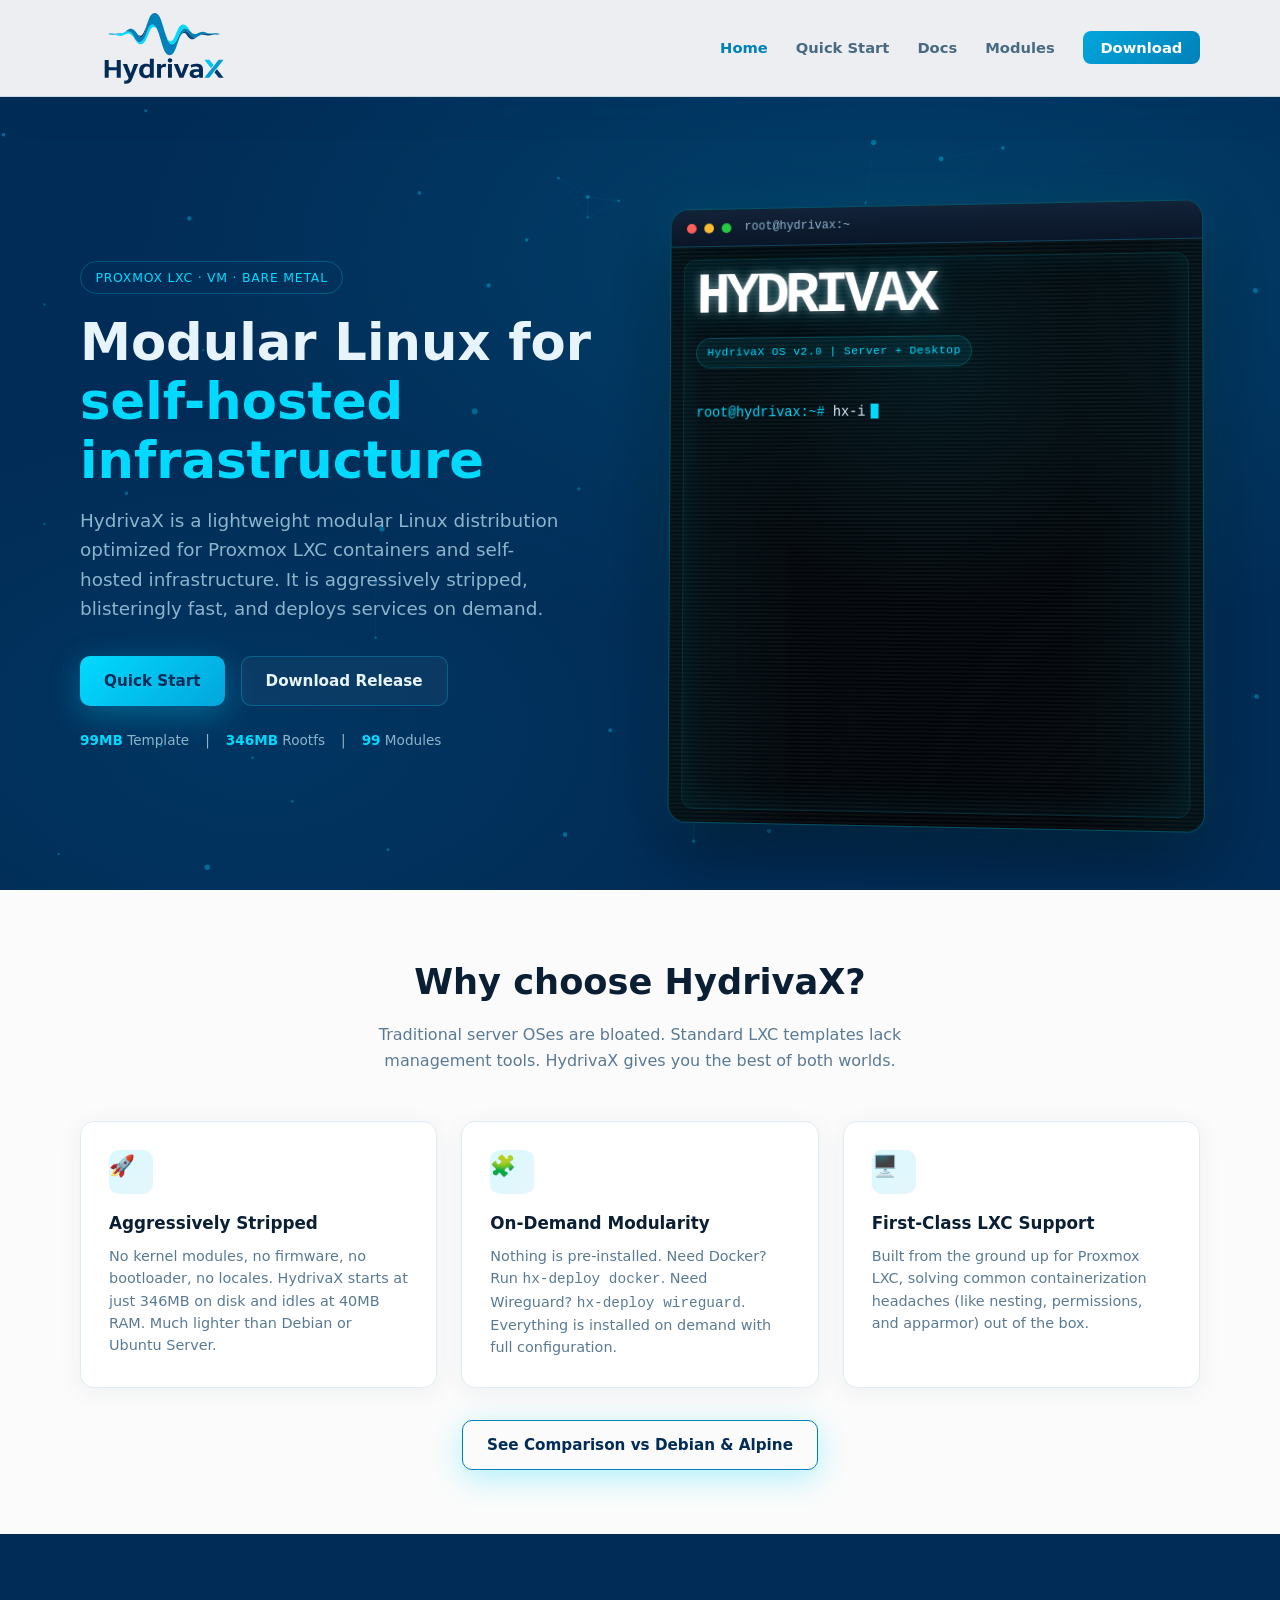
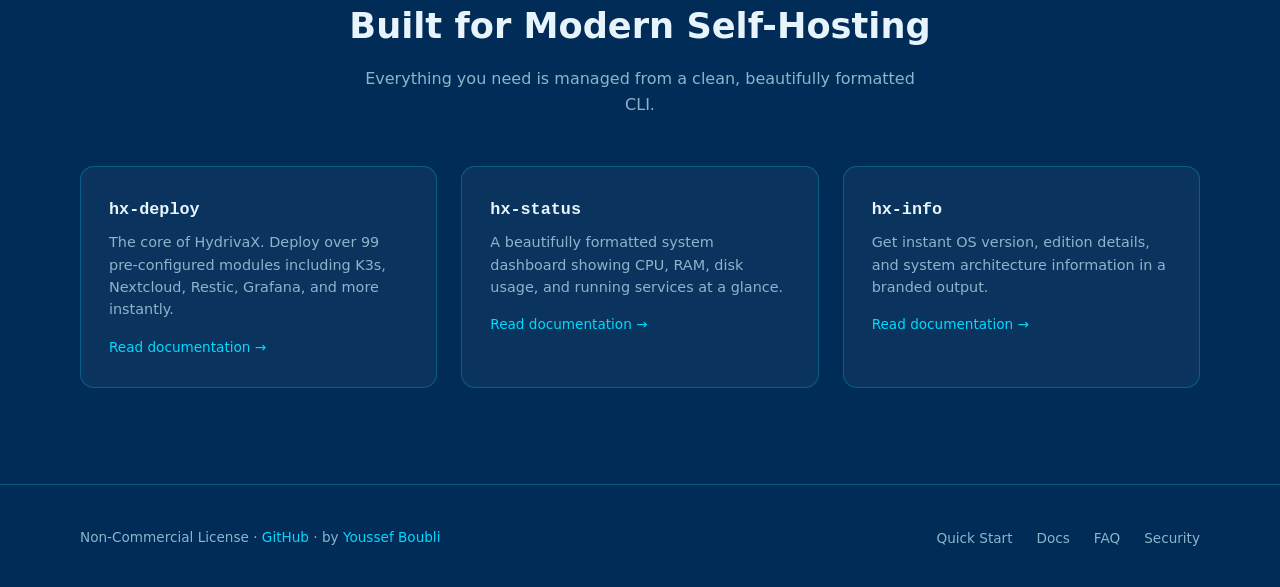
<file: docs/index.html>
<!DOCTYPE html>
<html lang="en">
<head>
  <meta charset="UTF-8">
  <meta name="viewport" content="width=device-width, initial-scale=1.0">
  <title>HydrivaX — Lightweight Modular OS</title>
  <meta name="description" content="HydrivaX is a lightweight modular Linux distribution optimized for Proxmox LXC containers and self-hosted infrastructure.">
  <meta property="og:title" content="HydrivaX">
  <meta property="og:description" content="HydrivaX is a lightweight modular Linux distribution optimized for Proxmox LXC containers and self-hosted infrastructure.">
  <meta property="og:image" content="assets/images/og-image.svg">
  <link rel="icon" href="assets/images/favicon.svg" type="image/svg+xml">
  <link rel="stylesheet" href="css/styles.css">
</head>
<body>

<nav class="site-nav">
  <div class="container nav-inner">
    <a href="index.html" class="nav-brand" aria-label="HydrivaX home">
      <img src="assets/images/navbar-logo.svg" alt="HydrivaX">
    </a>
    <button class="nav-toggle" aria-label="Menu" onclick="document.querySelector('.nav-links').classList.toggle('open')">☰</button>
    <ul class="nav-links">
      <li><a href="index.html" class="active">Home</a></li>
      <li><a href="quickstart.html">Quick Start</a></li>
      <li><a href="install.html">Docs</a></li>
      <li><a href="modules.html">Modules</a></li>
      <li><a href="download.html" class="nav-cta">Download</a></li>
    </ul>
  </div>
</nav>

<section class="hero">
  <canvas id="hero-particles"></canvas>
  <div class="container hero-grid">
    <div class="hero-content">
      <span class="hero-badge">Proxmox LXC · VM · Bare Metal</span>
      <h1>Modular Linux for <span>self-hosted infrastructure</span></h1>
      <p class="hero-tagline">HydrivaX is a lightweight modular Linux distribution optimized for Proxmox LXC containers and self-hosted infrastructure. It is aggressively stripped, blisteringly fast, and deploys services on demand.</p>
      <div class="hero-actions">
        <a href="quickstart.html" class="btn btn-primary">Quick Start</a>
        <a href="download.html" class="btn btn-ghost">Download Release</a>
      </div>
      <div style="margin-top: 1.5rem; color: var(--text-muted); font-size: 0.85rem; display: flex; gap: 1rem; align-items: center;">
        <span><strong style="color:var(--cyan-bright)">99MB</strong> Template</span>
        <span>|</span>
        <span><strong style="color:var(--cyan-bright)">346MB</strong> Rootfs</span>
        <span>|</span>
        <span><strong style="color:var(--cyan-bright)">99</strong> Modules</span>
      </div>
    </div>
    <div class="hero-visual cli-showcase terminal-frame hero-terminal">
      <div class="terminal-titlebar">
        <span></span><span></span><span></span>
        <strong>root@hydrivax:~</strong>
      </div>
      <div class="terminal-screen">
        <div class="terminal-content" aria-label="HydrivaX CLI preview">
          <div class="terminal-ascii">HYDRIVAX</div>
          <div class="terminal-subtitle">HydrivaX OS v2.0 | Server + Desktop</div>

          <div class="terminal-command"><span>root@hydrivax:~#</span> hx-info</div>
          <div class="terminal-output">
            <div><span>Core Architect</span> Youssef Boubli</div>
            <div><span>Edition</span> Headless CLI</div>
            <div><span>Base</span> HydrivaX OS v2.0</div>
            <div><span>Template</span> Proxmox LXC · 99 MB</div>
            <div><span>Server ISO</span> Installable · 586 MB</div>
            <div><span>Desktop ISO</span> HydrivaX Desktop Core · 1.1 GB</div>
          </div>

          <div class="terminal-command"><span>root@hydrivax:~#</span> hx-deploy list</div>
          <div class="terminal-modules">
            <span>wireguard</span>
            <span>docker</span>
            <span>grafana</span>
            <span>nextcloud</span>
            <span>k3s</span>
            <span>restic</span>
          </div>
          <div class="terminal-status">99 modules available · nothing pre-installed · deploy on demand</div>
        </div>
      </div>
    </div>
  </div>
</section>

<section class="section section-light">
  <div class="container">
    <div class="section-header">
      <h2>Why choose HydrivaX?</h2>
      <p>Traditional server OSes are bloated. Standard LXC templates lack management tools. HydrivaX gives you the best of both worlds.</p>
    </div>
    <div class="features-grid">
      <div class="feature-card">
        <div class="feature-icon">🚀</div>
        <h3>Aggressively Stripped</h3>
        <p>No kernel modules, no firmware, no bootloader, no locales. HydrivaX starts at just 346MB on disk and idles at 40MB RAM. Much lighter than Debian or Ubuntu Server.</p>
      </div>
      <div class="feature-card">
        <div class="feature-icon">🧩</div>
        <h3>On-Demand Modularity</h3>
        <p>Nothing is pre-installed. Need Docker? Run <code>hx-deploy docker</code>. Need Wireguard? <code>hx-deploy wireguard</code>. Everything is installed on demand with full configuration.</p>
      </div>
      <div class="feature-card">
        <div class="feature-icon">🖥️</div>
        <h3>First-Class LXC Support</h3>
        <p>Built from the ground up for Proxmox LXC, solving common containerization headaches (like nesting, permissions, and apparmor) out of the box.</p>
      </div>
    </div>
    <div style="text-align: center; margin-top: 2rem;">
      <a href="compare.html" class="btn btn-primary" style="background: var(--bg-card); color: var(--navy-deep); border: 1px solid var(--blue-accent);">See Comparison vs Debian & Alpine</a>
    </div>
  </div>
</section>

<section class="section">
  <div class="container">
    <div class="section-header">
      <h2>Built for Modern Self-Hosting</h2>
      <p>Everything you need is managed from a clean, beautifully formatted CLI.</p>
    </div>
    <div class="features-grid">
      <div class="feature-card">
        <h3><code>hx-deploy</code></h3>
        <p>The core of HydrivaX. Deploy over 99 pre-configured modules including K3s, Nextcloud, Restic, Grafana, and more instantly.</p>
        <a href="commands.html#hx-deploy" style="color:var(--cyan-bright); font-size:0.85rem; margin-top:1rem; display:inline-block;">Read documentation →</a>
      </div>
      <div class="feature-card">
        <h3><code>hx-status</code></h3>
        <p>A beautifully formatted system dashboard showing CPU, RAM, disk usage, and running services at a glance.</p>
        <a href="commands.html#hx-status" style="color:var(--cyan-bright); font-size:0.85rem; margin-top:1rem; display:inline-block;">Read documentation →</a>
      </div>
      <div class="feature-card">
        <h3><code>hx-info</code></h3>
        <p>Get instant OS version, edition details, and system architecture information in a branded output.</p>
        <a href="commands.html#hx-info" style="color:var(--cyan-bright); font-size:0.85rem; margin-top:1rem; display:inline-block;">Read documentation →</a>
      </div>
    </div>
  </div>
</section>

<footer class="site-footer">
  <div class="container footer-inner">
    <p>Non-Commercial License · <a href="https://github.com/boubli/HydrivaX">GitHub</a> · by <a href="https://github.com/boubli">Youssef Boubli</a></p>
    <ul class="footer-links">
      <li><a href="quickstart.html">Quick Start</a></li>
      <li><a href="install.html">Docs</a></li>
      <li><a href="faq.html">FAQ</a></li>
      <li><a href="security.html">Security</a></li>
    </ul>
  </div>
</footer>

<script src="js/terminal-animate.js"></script>
</body>
</html>
</file>
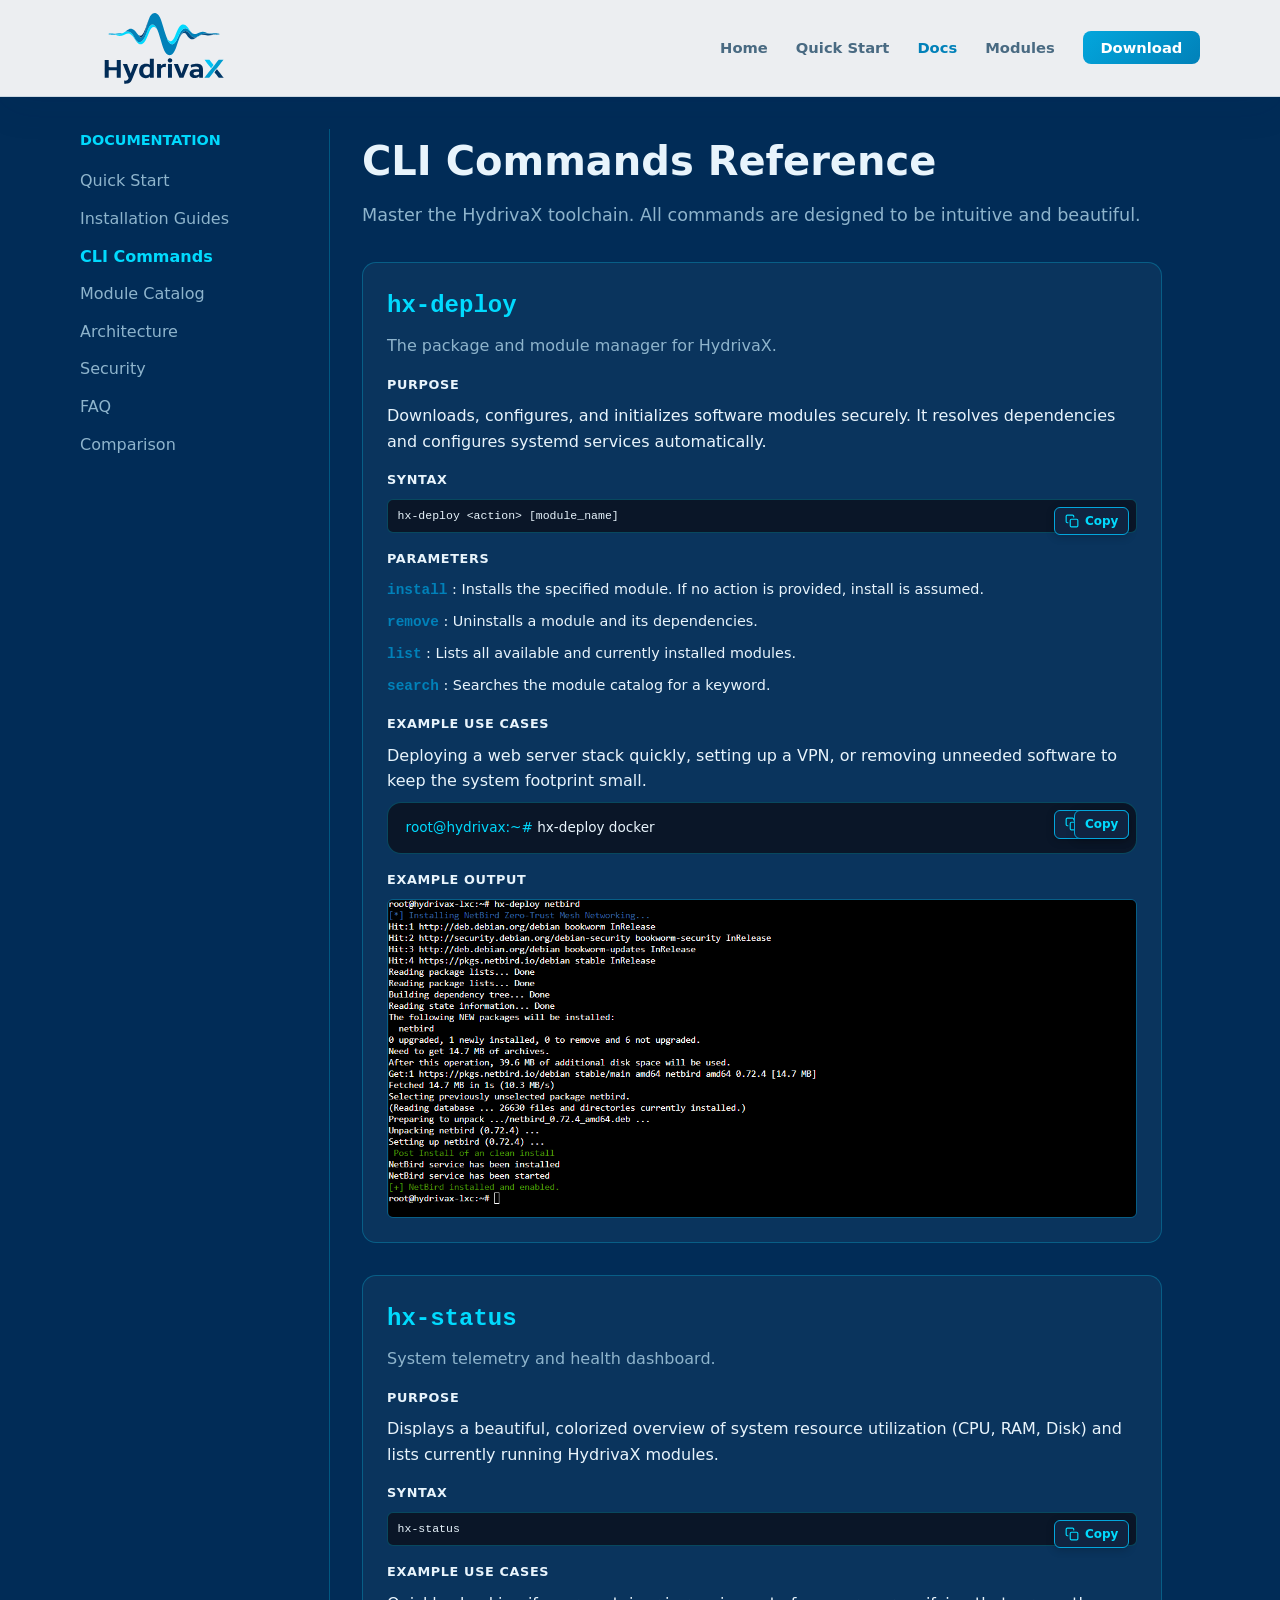
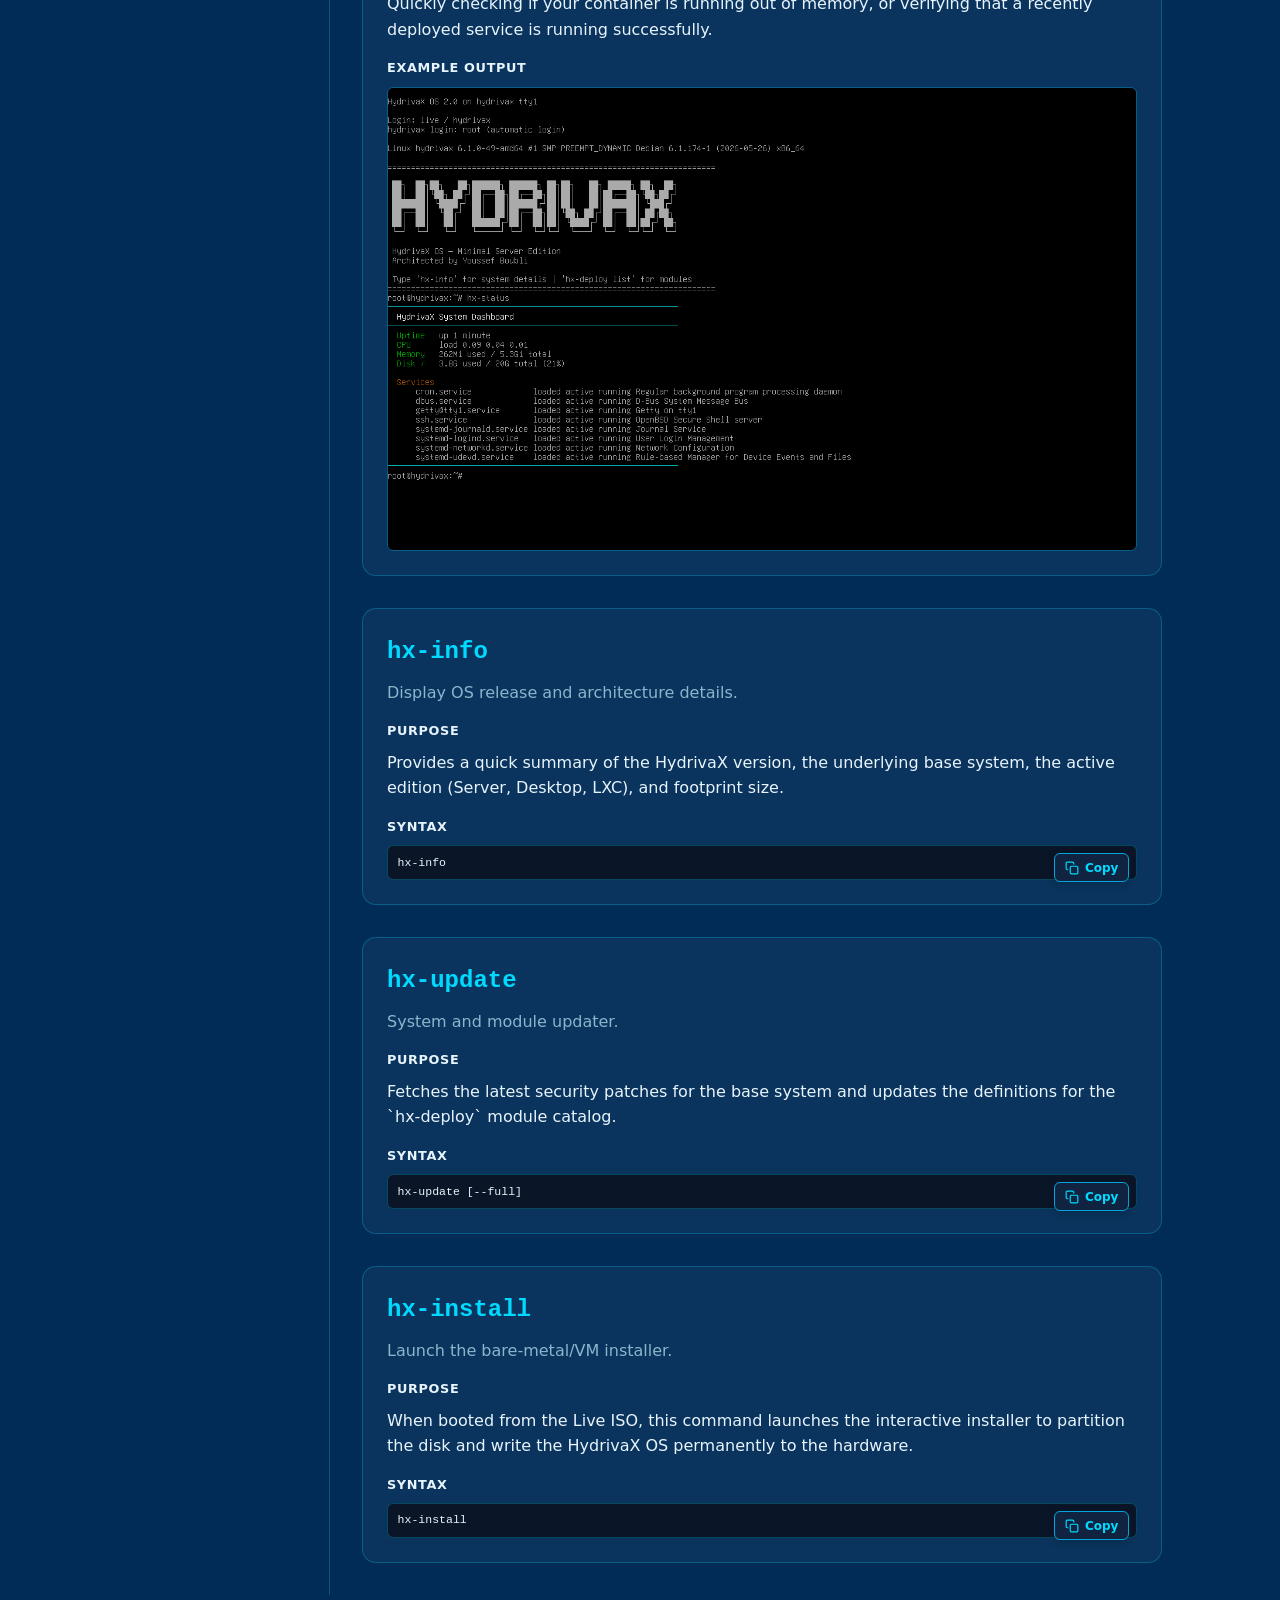
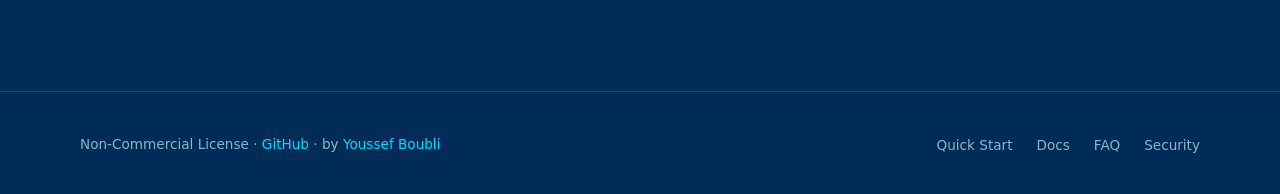
<file: docs/commands.html>
<!DOCTYPE html>
<html lang="en">
<head>
  <meta charset="UTF-8">
  <meta name="viewport" content="width=device-width, initial-scale=1.0">
  <title>Command Reference — HydrivaX OS</title>
  <meta name="description" content="Complete documentation for all HydrivaX OS built-in commands.">
  <link rel="icon" href="assets/images/favicon.svg" type="image/svg+xml">
  <link rel="stylesheet" href="css/styles.css">
  <style>
    .cmd-card { background: var(--bg-card); border: 1px solid var(--border-glow); padding: 1.5rem; border-radius: var(--radius); margin-bottom: 2rem; }
    .cmd-title { font-size: 1.5rem; color: var(--cyan-bright); margin-bottom: 0.5rem; font-family: var(--font-mono); }
    .cmd-section { margin-top: 1rem; }
    .cmd-section h4 { color: var(--text-primary); font-size: 1rem; margin-bottom: 0.5rem; text-transform: uppercase; font-size: 0.8rem; letter-spacing: 0.05em; }
    .param-list { list-style: none; padding: 0; }
    .param-list li { margin-bottom: 0.5rem; font-size: 0.9rem; }
    .param-name { font-weight: bold; color: var(--blue-accent); font-family: var(--font-mono); }
  </style>
</head>
<body>

<nav class="site-nav">
  <div class="container nav-inner">
    <a href="index.html" class="nav-brand" aria-label="HydrivaX home">
      <img src="assets/images/navbar-logo.svg" alt="HydrivaX">
    </a>
    <button class="nav-toggle" aria-label="Menu" onclick="document.querySelector('.nav-links').classList.toggle('open')">☰</button>
    <ul class="nav-links">
      <li><a href="index.html">Home</a></li>
      <li><a href="quickstart.html">Quick Start</a></li>
      <li><a href="install.html" class="active">Docs</a></li>
      <li><a href="modules.html">Modules</a></li>
      <li><a href="download.html" class="nav-cta">Download</a></li>
    </ul>
  </div>
</nav>

<div class="container" style="display: flex; gap: 2rem; margin-top: 2rem; padding-bottom: 4rem; flex-wrap: wrap;">
  
  <aside style="flex: 0 0 250px; border-right: 1px solid var(--border-glow); padding-right: 1.5rem;">
    <h3 style="color: var(--cyan-bright); margin-bottom: 1rem; font-size: 0.9rem; text-transform: uppercase;">Documentation</h3>
    <ul style="list-style: none; padding: 0; display: flex; flex-direction: column; gap: 0.75rem;">
      <li><a href="quickstart.html" style="color: var(--text-muted); text-decoration: none;">Quick Start</a></li>
      <li><a href="install.html" style="color: var(--text-muted); text-decoration: none;">Installation Guides</a></li>
      <li><a href="commands.html" style="color: var(--cyan-bright); font-weight: 600;">CLI Commands</a></li>
      <li><a href="modules.html" style="color: var(--text-muted); text-decoration: none;">Module Catalog</a></li>
      <li><a href="architecture.html" style="color: var(--text-muted); text-decoration: none;">Architecture</a></li>
      <li><a href="security.html" style="color: var(--text-muted); text-decoration: none;">Security</a></li>
      <li><a href="faq.html" style="color: var(--text-muted); text-decoration: none;">FAQ</a></li>
      <li><a href="compare.html" style="color: var(--text-muted); text-decoration: none;">Comparison</a></li>
    </ul>
  </aside>

  <main style="flex: 1; min-width: 300px; max-width: 800px;">
    <h1 style="margin-bottom: 0.5rem; font-size: 2.5rem;">CLI Commands Reference</h1>
    <p style="color: var(--text-muted); font-size: 1.1rem; margin-bottom: 2rem;">Master the HydrivaX toolchain. All commands are designed to be intuitive and beautiful.</p>

    <div class="cmd-card" id="hx-deploy">
      <h2 class="cmd-title">hx-deploy</h2>
      <p style="color: var(--text-muted);">The package and module manager for HydrivaX.</p>
      
      <div class="cmd-section">
        <h4>Purpose</h4>
        <p>Downloads, configures, and initializes software modules securely. It resolves dependencies and configures systemd services automatically.</p>
      </div>

      <div class="cmd-section">
        <h4>Syntax</h4>
        <div class="code-block-mini">hx-deploy &lt;action&gt; [module_name]</div>
      </div>

      <div class="cmd-section">
        <h4>Parameters</h4>
        <ul class="param-list">
          <li><span class="param-name">install</span> : Installs the specified module. If no action is provided, install is assumed.</li>
          <li><span class="param-name">remove</span> : Uninstalls a module and its dependencies.</li>
          <li><span class="param-name">list</span> : Lists all available and currently installed modules.</li>
          <li><span class="param-name">search</span> : Searches the module catalog for a keyword.</li>
        </ul>
      </div>

      <div class="cmd-section">
        <h4>Example Use Cases</h4>
        <p>Deploying a web server stack quickly, setting up a VPN, or removing unneeded software to keep the system footprint small.</p>
        <div class="code-block-wrapper">
          <div class="code-block" style="margin-top: 0.5rem;"><span class="prompt">root@hydrivax:~#</span> hx-deploy docker</div>
          <button class="copy-btn">Copy</button>
        </div>
      </div>

      <div class="cmd-section">
        <h4>Example Output</h4>
        <img src="assets/images/hx-deploy.png" alt="hx-deploy example" style="max-width: 100%; height: auto; border-radius: 6px; border: 1px solid var(--border-glow); margin-top: 0.5rem; display: block;">
      </div>
    </div>

    <div class="cmd-card" id="hx-status">
      <h2 class="cmd-title">hx-status</h2>
      <p style="color: var(--text-muted);">System telemetry and health dashboard.</p>
      
      <div class="cmd-section">
        <h4>Purpose</h4>
        <p>Displays a beautiful, colorized overview of system resource utilization (CPU, RAM, Disk) and lists currently running HydrivaX modules.</p>
      </div>

      <div class="cmd-section">
        <h4>Syntax</h4>
        <div class="code-block-mini">hx-status</div>
      </div>

      <div class="cmd-section">
        <h4>Example Use Cases</h4>
        <p>Quickly checking if your container is running out of memory, or verifying that a recently deployed service is running successfully.</p>
      </div>

      <div class="cmd-section">
        <h4>Example Output</h4>
        <img src="assets/images/hx-status-demo.png" alt="hx-status example" style="max-width: 100%; height: auto; border-radius: 6px; border: 1px solid var(--border-glow); margin-top: 0.5rem; display: block;">
      </div>
    </div>

    <div class="cmd-card" id="hx-info">
      <h2 class="cmd-title">hx-info</h2>
      <p style="color: var(--text-muted);">Display OS release and architecture details.</p>
      
      <div class="cmd-section">
        <h4>Purpose</h4>
        <p>Provides a quick summary of the HydrivaX version, the underlying base system, the active edition (Server, Desktop, LXC), and footprint size.</p>
      </div>

      <div class="cmd-section">
        <h4>Syntax</h4>
        <div class="code-block-mini">hx-info</div>
      </div>
    </div>

    <div class="cmd-card" id="hx-update">
      <h2 class="cmd-title">hx-update</h2>
      <p style="color: var(--text-muted);">System and module updater.</p>
      
      <div class="cmd-section">
        <h4>Purpose</h4>
        <p>Fetches the latest security patches for the base system and updates the definitions for the `hx-deploy` module catalog.</p>
      </div>

      <div class="cmd-section">
        <h4>Syntax</h4>
        <div class="code-block-mini">hx-update [--full]</div>
      </div>
    </div>

    <div class="cmd-card" id="hx-install">
      <h2 class="cmd-title">hx-install</h2>
      <p style="color: var(--text-muted);">Launch the bare-metal/VM installer.</p>
      
      <div class="cmd-section">
        <h4>Purpose</h4>
        <p>When booted from the Live ISO, this command launches the interactive installer to partition the disk and write the HydrivaX OS permanently to the hardware.</p>
      </div>

      <div class="cmd-section">
        <h4>Syntax</h4>
        <div class="code-block-mini">hx-install</div>
      </div>
    </div>

  </main>
</div>

<footer class="site-footer">
  <div class="container footer-inner">
    <p>Non-Commercial License · <a href="https://github.com/boubli/HydrivaX">GitHub</a> · by <a href="https://github.com/boubli">Youssef Boubli</a></p>
    <ul class="footer-links">
      <li><a href="quickstart.html">Quick Start</a></li>
      <li><a href="install.html">Docs</a></li>
      <li><a href="faq.html">FAQ</a></li>
      <li><a href="security.html">Security</a></li>
    </ul>
  </div>
</footer>

<script src="js/copy.js"></script>
</body>
</html>
</file>
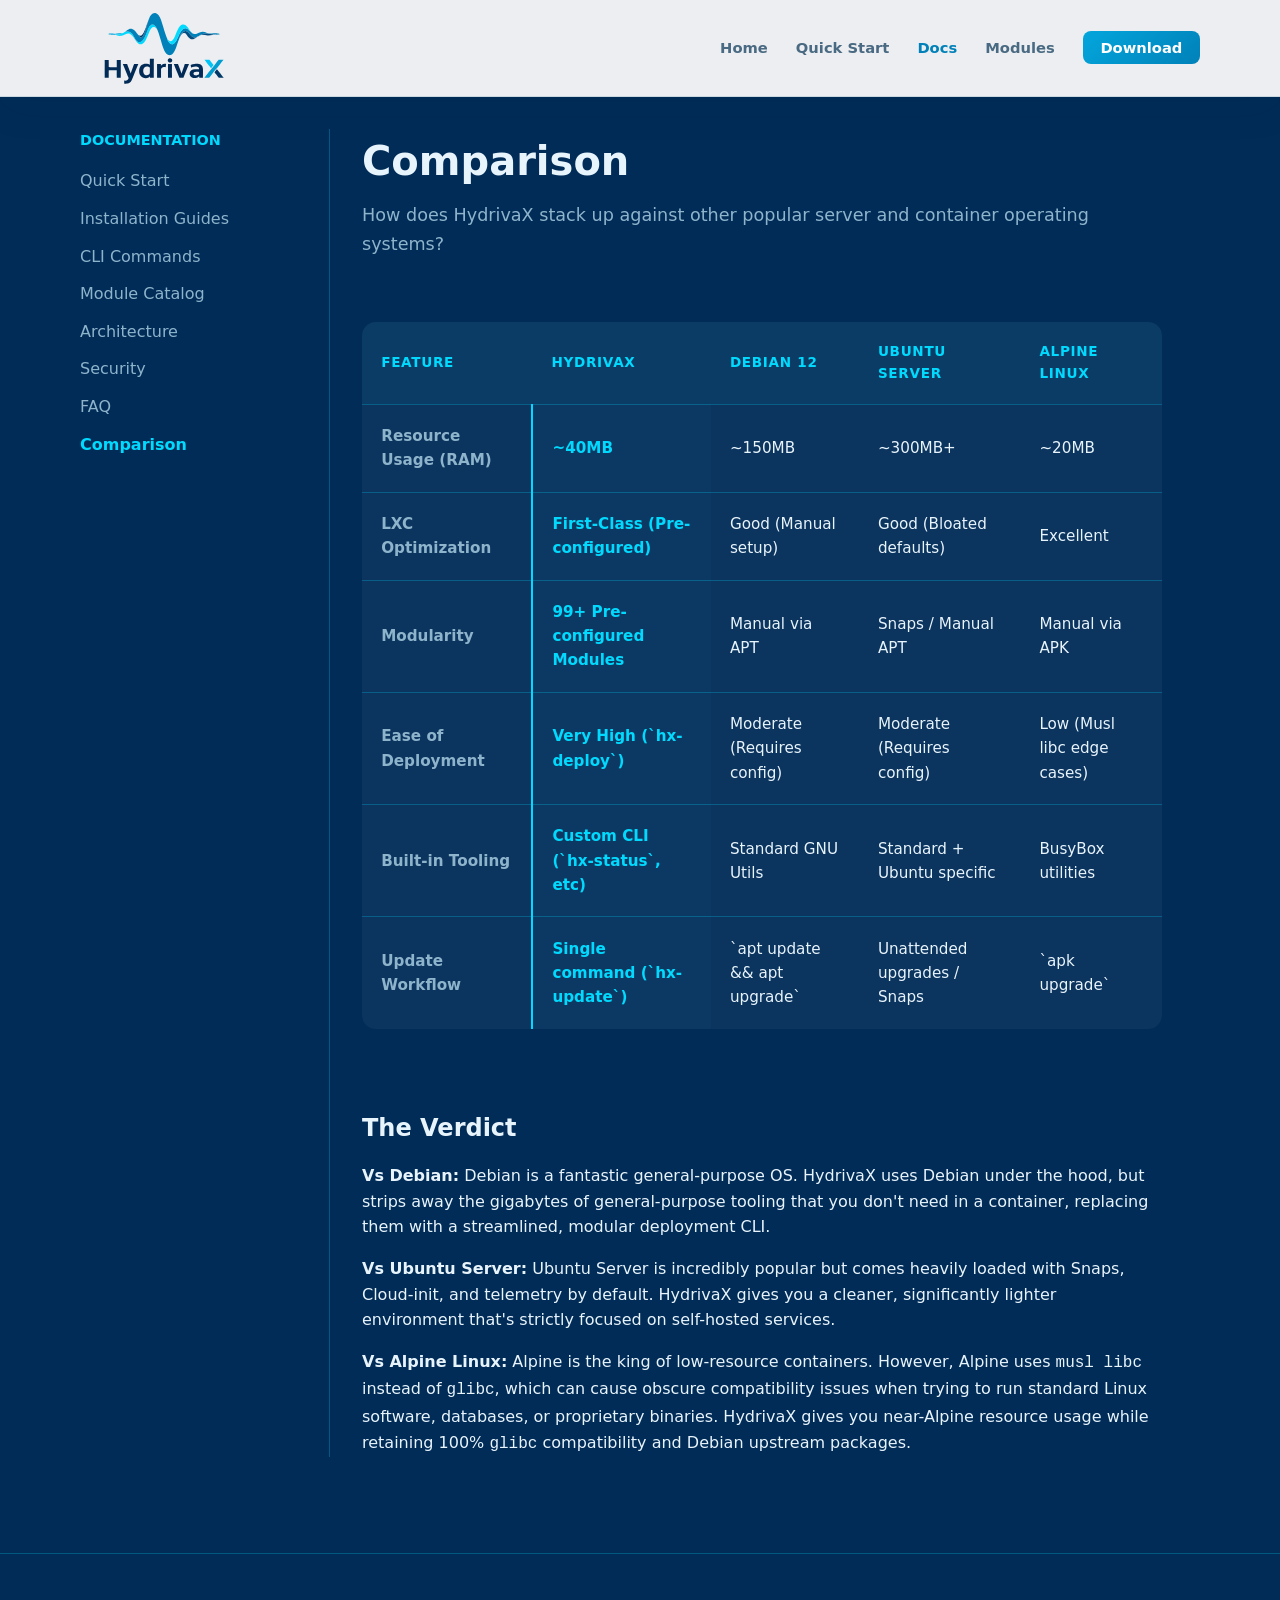
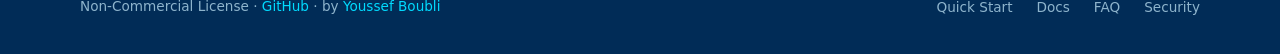
<file: docs/compare.html>
<!DOCTYPE html>
<html lang="en">
<head>
  <meta charset="UTF-8">
  <meta name="viewport" content="width=device-width, initial-scale=1.0">
  <title>Compare — HydrivaX OS</title>
  <meta name="description" content="Compare HydrivaX against Debian, Ubuntu Server, and Alpine Linux.">
  <link rel="icon" href="assets/images/favicon.svg" type="image/svg+xml">
  <link rel="stylesheet" href="css/styles.css">
  <style>
    .comparison-table { width: 100%; border-collapse: collapse; margin-top: 2rem; margin-bottom: 2rem; background: var(--bg-card); border-radius: var(--radius); overflow: hidden; }
    .comparison-table th, .comparison-table td { padding: 1.2rem; text-align: left; border-bottom: 1px solid var(--border-glow); }
    .comparison-table th { background: rgba(1, 218, 254, 0.05); color: var(--cyan-bright); font-weight: 600; text-transform: uppercase; font-size: 0.85rem; letter-spacing: 0.05em; }
    .comparison-table tr:last-child td { border-bottom: none; }
    .comparison-table td { color: var(--text-primary); font-size: 0.95rem; }
    .comparison-table td:first-child { font-weight: 600; color: var(--text-muted); }
    .highlight-cell { background: rgba(1, 218, 254, 0.03); border-left: 2px solid var(--cyan-bright); color: var(--cyan-bright) !important; font-weight: 700 !important; }
  </style>
</head>
<body>

<nav class="site-nav">
  <div class="container nav-inner">
    <a href="index.html" class="nav-brand" aria-label="HydrivaX home">
      <img src="assets/images/navbar-logo.svg" alt="HydrivaX">
    </a>
    <button class="nav-toggle" aria-label="Menu" onclick="document.querySelector('.nav-links').classList.toggle('open')">☰</button>
    <ul class="nav-links">
      <li><a href="index.html">Home</a></li>
      <li><a href="quickstart.html">Quick Start</a></li>
      <li><a href="install.html" class="active">Docs</a></li>
      <li><a href="modules.html">Modules</a></li>
      <li><a href="download.html" class="nav-cta">Download</a></li>
    </ul>
  </div>
</nav>

<div class="container" style="display: flex; gap: 2rem; margin-top: 2rem; padding-bottom: 4rem; flex-wrap: wrap;">
  
  <aside style="flex: 0 0 250px; border-right: 1px solid var(--border-glow); padding-right: 1.5rem;">
    <h3 style="color: var(--cyan-bright); margin-bottom: 1rem; font-size: 0.9rem; text-transform: uppercase;">Documentation</h3>
    <ul style="list-style: none; padding: 0; display: flex; flex-direction: column; gap: 0.75rem;">
      <li><a href="quickstart.html" style="color: var(--text-muted); text-decoration: none;">Quick Start</a></li>
      <li><a href="install.html" style="color: var(--text-muted); text-decoration: none;">Installation Guides</a></li>
      <li><a href="commands.html" style="color: var(--text-muted); text-decoration: none;">CLI Commands</a></li>
      <li><a href="modules.html" style="color: var(--text-muted); text-decoration: none;">Module Catalog</a></li>
      <li><a href="architecture.html" style="color: var(--text-muted); text-decoration: none;">Architecture</a></li>
      <li><a href="security.html" style="color: var(--text-muted); text-decoration: none;">Security</a></li>
      <li><a href="faq.html" style="color: var(--text-muted); text-decoration: none;">FAQ</a></li>
      <li><a href="compare.html" style="color: var(--cyan-bright); font-weight: 600;">Comparison</a></li>
    </ul>
  </aside>

  <main style="flex: 1; min-width: 300px; max-width: 800px;">
    <h1 style="margin-bottom: 0.5rem; font-size: 2.5rem;">Comparison</h1>
    <p style="color: var(--text-muted); font-size: 1.1rem; margin-bottom: 2rem;">How does HydrivaX stack up against other popular server and container operating systems?</p>

    <div style="overflow-x: auto;">
      <table class="comparison-table">
        <thead>
          <tr>
            <th>Feature</th>
            <th>HydrivaX</th>
            <th>Debian 12</th>
            <th>Ubuntu Server</th>
            <th>Alpine Linux</th>
          </tr>
        </thead>
        <tbody>
          <tr>
            <td>Resource Usage (RAM)</td>
            <td class="highlight-cell">~40MB</td>
            <td>~150MB</td>
            <td>~300MB+</td>
            <td>~20MB</td>
          </tr>
          <tr>
            <td>LXC Optimization</td>
            <td class="highlight-cell">First-Class (Pre-configured)</td>
            <td>Good (Manual setup)</td>
            <td>Good (Bloated defaults)</td>
            <td>Excellent</td>
          </tr>
          <tr>
            <td>Modularity</td>
            <td class="highlight-cell">99+ Pre-configured Modules</td>
            <td>Manual via APT</td>
            <td>Snaps / Manual APT</td>
            <td>Manual via APK</td>
          </tr>
          <tr>
            <td>Ease of Deployment</td>
            <td class="highlight-cell">Very High (`hx-deploy`)</td>
            <td>Moderate (Requires config)</td>
            <td>Moderate (Requires config)</td>
            <td>Low (Musl libc edge cases)</td>
          </tr>
          <tr>
            <td>Built-in Tooling</td>
            <td class="highlight-cell">Custom CLI (`hx-status`, etc)</td>
            <td>Standard GNU Utils</td>
            <td>Standard + Ubuntu specific</td>
            <td>BusyBox utilities</td>
          </tr>
          <tr>
            <td>Update Workflow</td>
            <td class="highlight-cell">Single command (`hx-update`)</td>
            <td>`apt update && apt upgrade`</td>
            <td>Unattended upgrades / Snaps</td>
            <td>`apk upgrade`</td>
          </tr>
        </tbody>
      </table>
    </div>

    <h2 style="margin-top: 3rem; margin-bottom: 1rem;">The Verdict</h2>
    
    <p style="margin-bottom: 1rem;"><strong>Vs Debian:</strong> Debian is a fantastic general-purpose OS. HydrivaX uses Debian under the hood, but strips away the gigabytes of general-purpose tooling that you don't need in a container, replacing them with a streamlined, modular deployment CLI.</p>
    
    <p style="margin-bottom: 1rem;"><strong>Vs Ubuntu Server:</strong> Ubuntu Server is incredibly popular but comes heavily loaded with Snaps, Cloud-init, and telemetry by default. HydrivaX gives you a cleaner, significantly lighter environment that's strictly focused on self-hosted services.</p>
    
    <p><strong>Vs Alpine Linux:</strong> Alpine is the king of low-resource containers. However, Alpine uses <code>musl libc</code> instead of <code>glibc</code>, which can cause obscure compatibility issues when trying to run standard Linux software, databases, or proprietary binaries. HydrivaX gives you near-Alpine resource usage while retaining 100% <code>glibc</code> compatibility and Debian upstream packages.</p>

  </main>
</div>

<footer class="site-footer">
  <div class="container footer-inner">
    <p>Non-Commercial License · <a href="https://github.com/boubli/HydrivaX">GitHub</a> · by <a href="https://github.com/boubli">Youssef Boubli</a></p>
    <ul class="footer-links">
      <li><a href="quickstart.html">Quick Start</a></li>
      <li><a href="install.html">Docs</a></li>
      <li><a href="faq.html">FAQ</a></li>
      <li><a href="security.html">Security</a></li>
    </ul>
  </div>
</footer>

<script src="js/copy.js"></script>
</body>
</html>
</file>
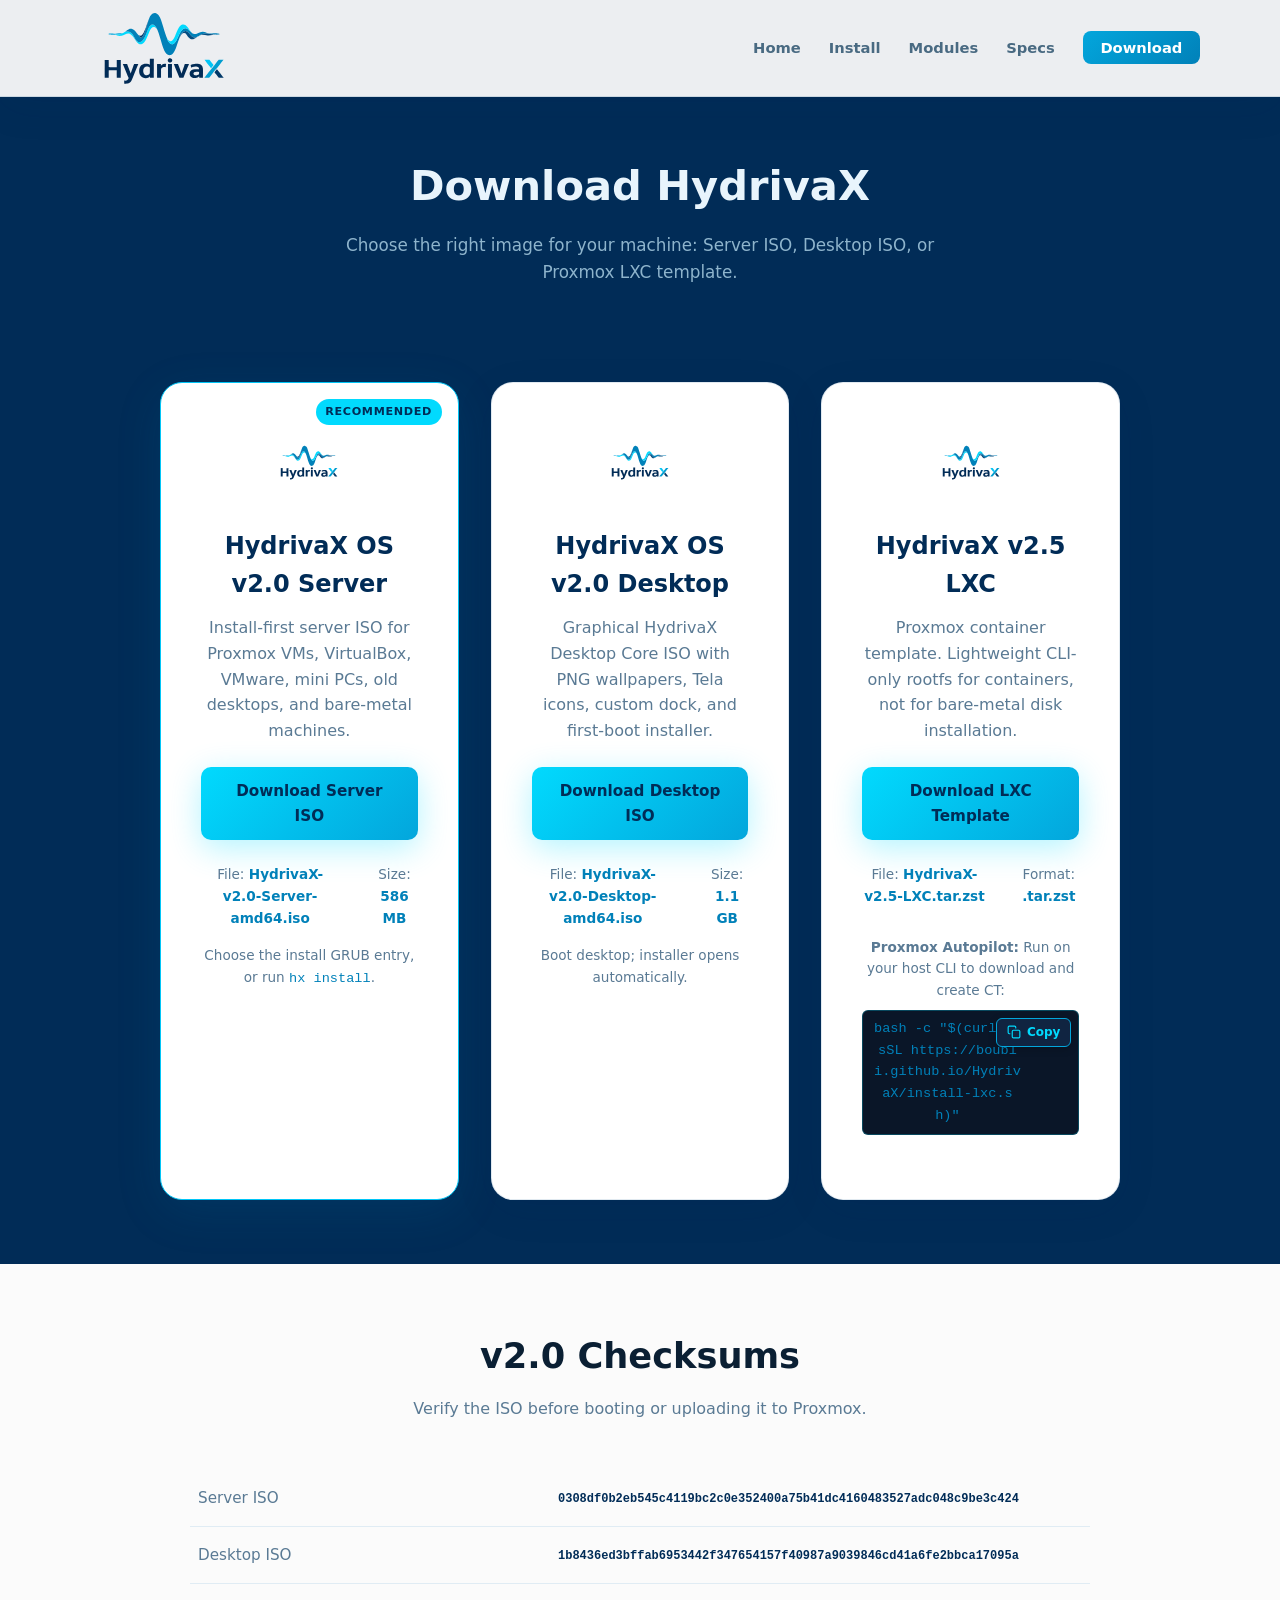
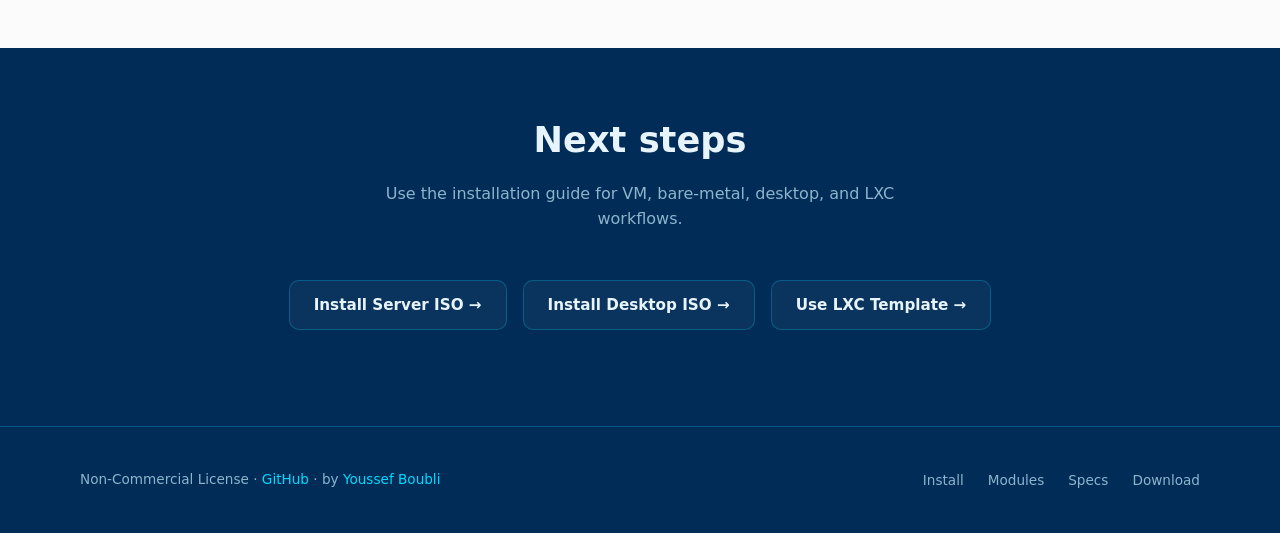
<file: docs/download.html>
<!DOCTYPE html>
<html lang="en">
<head>
  <meta charset="UTF-8">
  <meta name="viewport" content="width=device-width, initial-scale=1.0">
  <title>Download — HydrivaX</title>
  <meta name="description" content="Download HydrivaX OS v2.0 Server, HydrivaX OS v2.0 Desktop, or the Proxmox LXC template.">
  <link rel="icon" href="assets/images/favicon.svg" type="image/svg+xml">
  <link rel="stylesheet" href="css/styles.css">
</head>
<body>

<nav class="site-nav">
  <div class="container nav-inner">
    <a href="index.html" class="nav-brand" aria-label="HydrivaX home">
      <img src="assets/images/navbar-logo.svg" alt="HydrivaX">
    </a>
    <button class="nav-toggle" aria-label="Menu" onclick="document.querySelector('.nav-links').classList.toggle('open')">☰</button>
    <ul class="nav-links">
      <li><a href="index.html">Home</a></li>
      <li><a href="install.html">Install</a></li>
      <li><a href="modules.html">Modules</a></li>
      <li><a href="specs.html">Specs</a></li>
      <li><a href="download.html" class="nav-cta active">Download</a></li>
    </ul>
  </div>
</nav>

<section class="page-hero">
  <div class="container">
    <h1>Download HydrivaX</h1>
    <p>Choose the right image for your machine: Server ISO, Desktop ISO, or Proxmox LXC template.</p>
  </div>
</section>

<section class="section">
  <div class="container">
    <div class="download-grid">
      <div class="download-card download-card--featured">
        <span class="download-badge">Recommended</span>
        <img src="assets/images/logo-transparent.svg" alt="HydrivaX" width="80" height="80" style="margin:0 auto 1.5rem;">
        <h2>HydrivaX OS v2.0 Server</h2>
        <p>Install-first server ISO for Proxmox VMs, VirtualBox, VMware, mini PCs, old desktops, and bare-metal machines.</p>
        <a href="https://github.com/boubli/HydrivaX/releases" class="btn btn-primary" target="_blank" rel="noopener">Download Server ISO</a>
        <div class="download-meta">
          <span>File: <strong>HydrivaX-v2.0-Server-amd64.iso</strong></span>
          <span>Size: <strong>586 MB</strong></span>
        </div>
        <p class="download-note">Choose the install GRUB entry, or run <code>hx install</code>.</p>
      </div>

      <div class="download-card">
        <img src="assets/images/logo-transparent.svg" alt="HydrivaX" width="80" height="80" style="margin:0 auto 1.5rem;">
        <h2>HydrivaX OS v2.0 Desktop</h2>
        <p>Graphical HydrivaX Desktop Core ISO with PNG wallpapers, Tela icons, custom dock, and first-boot installer.</p>
        <a href="https://github.com/boubli/HydrivaX/releases" class="btn btn-primary" target="_blank" rel="noopener">Download Desktop ISO</a>
        <div class="download-meta">
          <span>File: <strong>HydrivaX-v2.0-Desktop-amd64.iso</strong></span>
          <span>Size: <strong>1.1 GB</strong></span>
        </div>
        <p class="download-note">Boot desktop; installer opens automatically.</p>
      </div>

      <div class="download-card">
        <img src="assets/images/logo-transparent.svg" alt="HydrivaX" width="80" height="80" style="margin:0 auto 1.5rem;">
        <h2>HydrivaX v2.5 LXC</h2>
        <p>Proxmox container template. Lightweight CLI-only rootfs for containers, not for bare-metal disk installation.</p>
        <a href="https://github.com/boubli/HydrivaX/releases" class="btn btn-primary" target="_blank" rel="noopener">Download LXC Template</a>
        <div class="download-meta" style="margin-bottom:1rem;">
          <span>File: <strong>HydrivaX-v2.5-LXC.tar.zst</strong></span>
          <span>Format: <strong>.tar.zst</strong></span>
        </div>
        <p class="download-note" style="border-top:1px solid rgba(255,255,255,0.1);padding-top:0.75rem;">
          <strong>Proxmox Autopilot:</strong> Run on your host CLI to download and create CT:
          <code class="code-block-mini">bash -c "$(curl -fsSL https://boubli.github.io/HydrivaX/install-lxc.sh)"</code>
        </p>
      </div>
    </div>
  </div>
</section>

<section class="section section-light">
  <div class="container">
    <div class="section-header">
      <h2>v2.0 Checksums</h2>
      <p>Verify the ISO before booting or uploading it to Proxmox.</p>
    </div>
    <table class="specs-table" style="max-width:900px;margin:0 auto;">
      <tr><td>Server ISO</td><td><code style="font-size:0.75rem;word-break:break-all;">0308df0b2eb545c4119bc2c0e352400a75b41dc4160483527adc048c9be3c424</code></td></tr>
      <tr><td>Desktop ISO</td><td><code style="font-size:0.75rem;word-break:break-all;">1b8436ed3bffab6953442f347654157f40987a9039846cd41a6fe2bbca17095a</code></td></tr>
    </table>
  </div>
</section>

<section class="section">
  <div class="container">
    <div class="section-header">
      <h2>Next steps</h2>
      <p>Use the installation guide for VM, bare-metal, desktop, and LXC workflows.</p>
    </div>
    <div style="text-align:center;display:flex;gap:1rem;justify-content:center;flex-wrap:wrap;">
      <a href="install.html#server-iso" class="btn btn-ghost" style="display:inline-flex;">Install Server ISO →</a>
      <a href="install.html#desktop-iso" class="btn btn-ghost" style="display:inline-flex;">Install Desktop ISO →</a>
      <a href="install.html#lxc" class="btn btn-ghost" style="display:inline-flex;">Use LXC Template →</a>
    </div>
  </div>
</section>

<footer class="site-footer">
  <div class="container footer-inner">
    <p>Non-Commercial License · <a href="https://github.com/boubli/HydrivaX">GitHub</a> · by <a href="https://github.com/boubli">Youssef Boubli</a></p>
    <ul class="footer-links">
      <li><a href="install.html">Install</a></li>
      <li><a href="modules.html">Modules</a></li>
      <li><a href="specs.html">Specs</a></li>
      <li><a href="download.html">Download</a></li>
    </ul>
  </div>
</footer>

<script src="js/copy.js"></script>
</body>
</html>
</file>
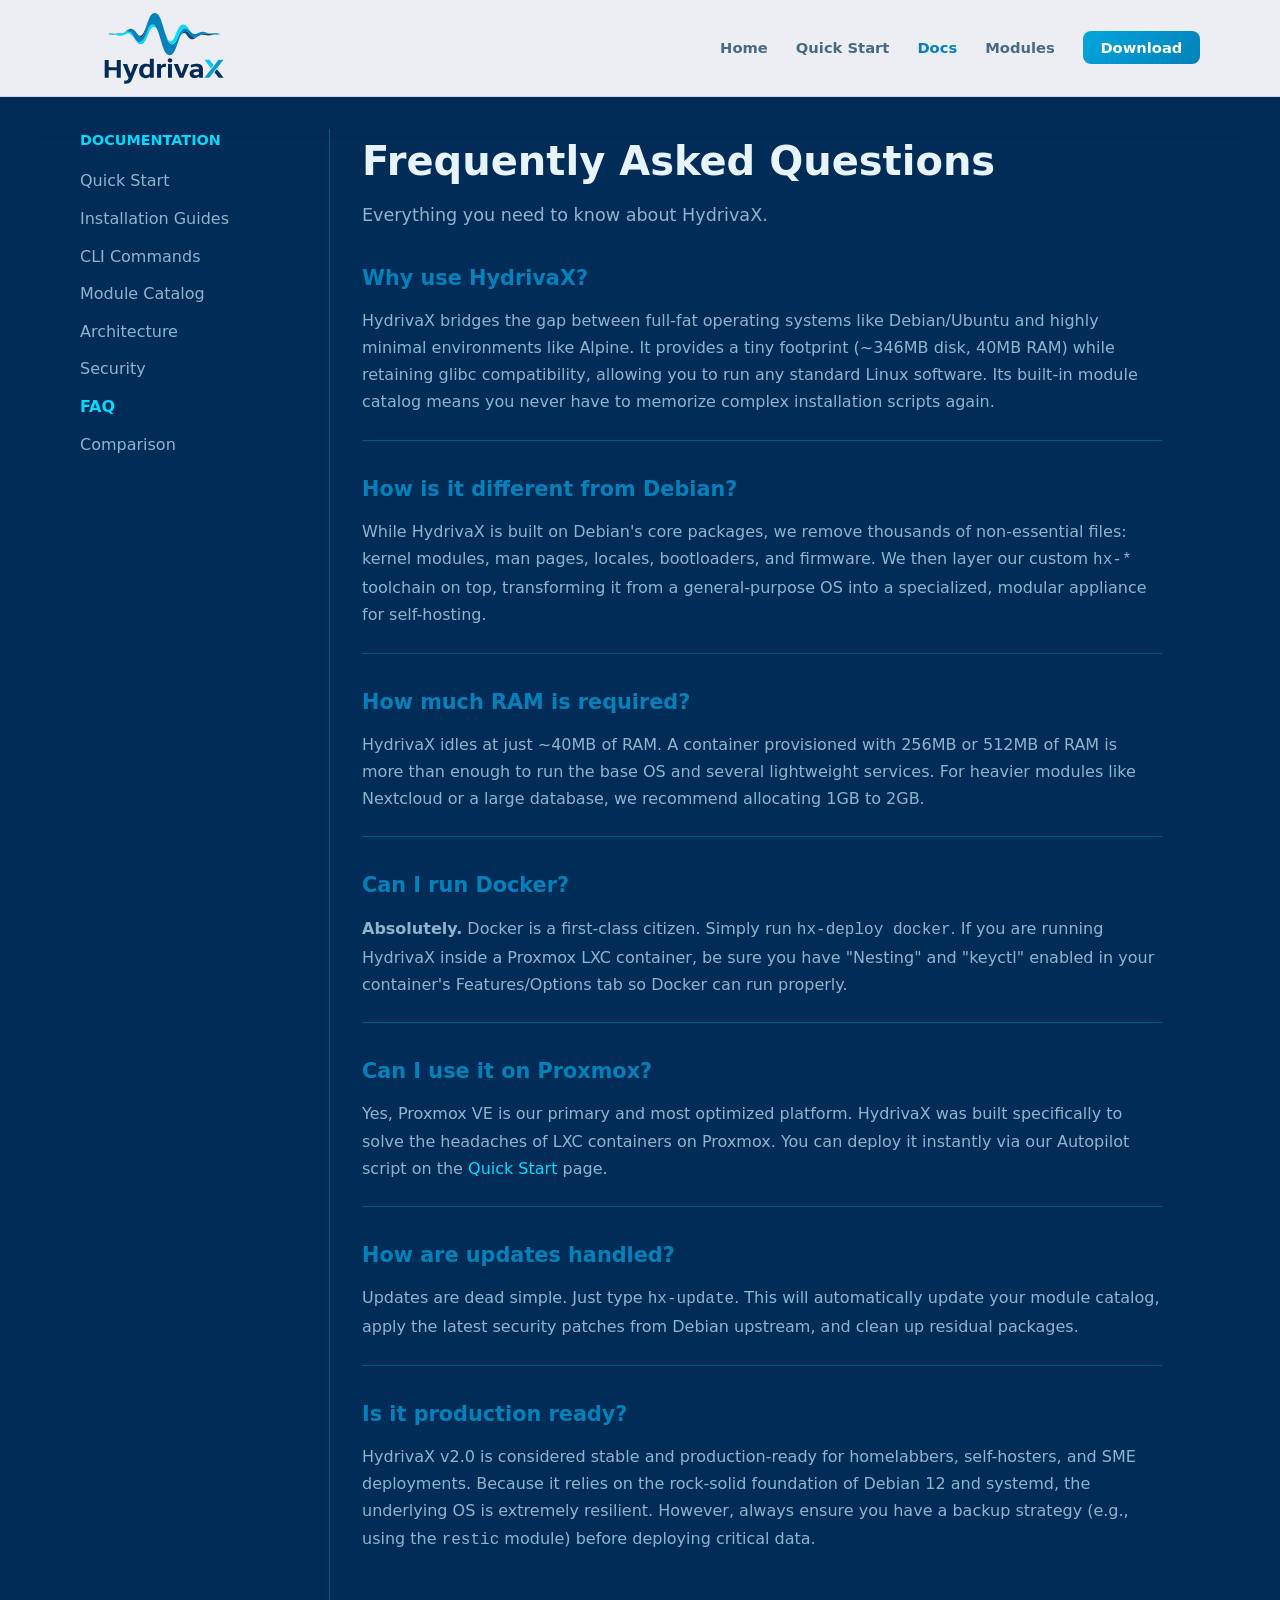
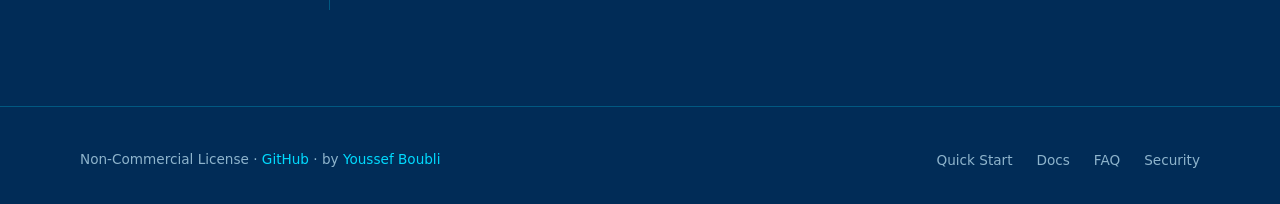
<file: docs/faq.html>
<!DOCTYPE html>
<html lang="en">
<head>
  <meta charset="UTF-8">
  <meta name="viewport" content="width=device-width, initial-scale=1.0">
  <title>FAQ — HydrivaX OS</title>
  <meta name="description" content="Frequently Asked Questions about HydrivaX OS.">
  <link rel="icon" href="assets/images/favicon.svg" type="image/svg+xml">
  <link rel="stylesheet" href="css/styles.css">
  <style>
    .faq-item { margin-bottom: 2rem; border-bottom: 1px solid var(--border-glow); padding-bottom: 1.5rem; }
    .faq-item:last-child { border-bottom: none; }
    .faq-item h3 { color: var(--blue-accent); font-size: 1.3rem; margin-bottom: 0.75rem; }
    .faq-item p { color: var(--text-muted); line-height: 1.7; }
  </style>
</head>
<body>

<nav class="site-nav">
  <div class="container nav-inner">
    <a href="index.html" class="nav-brand" aria-label="HydrivaX home">
      <img src="assets/images/navbar-logo.svg" alt="HydrivaX">
    </a>
    <button class="nav-toggle" aria-label="Menu" onclick="document.querySelector('.nav-links').classList.toggle('open')">☰</button>
    <ul class="nav-links">
      <li><a href="index.html">Home</a></li>
      <li><a href="quickstart.html">Quick Start</a></li>
      <li><a href="install.html" class="active">Docs</a></li>
      <li><a href="modules.html">Modules</a></li>
      <li><a href="download.html" class="nav-cta">Download</a></li>
    </ul>
  </div>
</nav>

<div class="container" style="display: flex; gap: 2rem; margin-top: 2rem; padding-bottom: 4rem; flex-wrap: wrap;">
  
  <aside style="flex: 0 0 250px; border-right: 1px solid var(--border-glow); padding-right: 1.5rem;">
    <h3 style="color: var(--cyan-bright); margin-bottom: 1rem; font-size: 0.9rem; text-transform: uppercase;">Documentation</h3>
    <ul style="list-style: none; padding: 0; display: flex; flex-direction: column; gap: 0.75rem;">
      <li><a href="quickstart.html" style="color: var(--text-muted); text-decoration: none;">Quick Start</a></li>
      <li><a href="install.html" style="color: var(--text-muted); text-decoration: none;">Installation Guides</a></li>
      <li><a href="commands.html" style="color: var(--text-muted); text-decoration: none;">CLI Commands</a></li>
      <li><a href="modules.html" style="color: var(--text-muted); text-decoration: none;">Module Catalog</a></li>
      <li><a href="architecture.html" style="color: var(--text-muted); text-decoration: none;">Architecture</a></li>
      <li><a href="security.html" style="color: var(--text-muted); text-decoration: none;">Security</a></li>
      <li><a href="faq.html" style="color: var(--cyan-bright); font-weight: 600;">FAQ</a></li>
      <li><a href="compare.html" style="color: var(--text-muted); text-decoration: none;">Comparison</a></li>
    </ul>
  </aside>

  <main style="flex: 1; min-width: 300px; max-width: 800px;">
    <h1 style="margin-bottom: 0.5rem; font-size: 2.5rem;">Frequently Asked Questions</h1>
    <p style="color: var(--text-muted); font-size: 1.1rem; margin-bottom: 2rem;">Everything you need to know about HydrivaX.</p>

    <div class="faq-item">
      <h3>Why use HydrivaX?</h3>
      <p>HydrivaX bridges the gap between full-fat operating systems like Debian/Ubuntu and highly minimal environments like Alpine. It provides a tiny footprint (~346MB disk, 40MB RAM) while retaining glibc compatibility, allowing you to run any standard Linux software. Its built-in module catalog means you never have to memorize complex installation scripts again.</p>
    </div>

    <div class="faq-item">
      <h3>How is it different from Debian?</h3>
      <p>While HydrivaX is built on Debian's core packages, we remove thousands of non-essential files: kernel modules, man pages, locales, bootloaders, and firmware. We then layer our custom <code>hx-*</code> toolchain on top, transforming it from a general-purpose OS into a specialized, modular appliance for self-hosting.</p>
    </div>

    <div class="faq-item">
      <h3>How much RAM is required?</h3>
      <p>HydrivaX idles at just ~40MB of RAM. A container provisioned with 256MB or 512MB of RAM is more than enough to run the base OS and several lightweight services. For heavier modules like Nextcloud or a large database, we recommend allocating 1GB to 2GB.</p>
    </div>

    <div class="faq-item">
      <h3>Can I run Docker?</h3>
      <p><strong>Absolutely.</strong> Docker is a first-class citizen. Simply run <code>hx-deploy docker</code>. If you are running HydrivaX inside a Proxmox LXC container, be sure you have "Nesting" and "keyctl" enabled in your container's Features/Options tab so Docker can run properly.</p>
    </div>

    <div class="faq-item">
      <h3>Can I use it on Proxmox?</h3>
      <p>Yes, Proxmox VE is our primary and most optimized platform. HydrivaX was built specifically to solve the headaches of LXC containers on Proxmox. You can deploy it instantly via our Autopilot script on the <a href="quickstart.html">Quick Start</a> page.</p>
    </div>

    <div class="faq-item">
      <h3>How are updates handled?</h3>
      <p>Updates are dead simple. Just type <code>hx-update</code>. This will automatically update your module catalog, apply the latest security patches from Debian upstream, and clean up residual packages.</p>
    </div>

    <div class="faq-item">
      <h3>Is it production ready?</h3>
      <p>HydrivaX v2.0 is considered stable and production-ready for homelabbers, self-hosters, and SME deployments. Because it relies on the rock-solid foundation of Debian 12 and systemd, the underlying OS is extremely resilient. However, always ensure you have a backup strategy (e.g., using the <code>restic</code> module) before deploying critical data.</p>
    </div>

  </main>
</div>

<footer class="site-footer">
  <div class="container footer-inner">
    <p>Non-Commercial License · <a href="https://github.com/boubli/HydrivaX">GitHub</a> · by <a href="https://github.com/boubli">Youssef Boubli</a></p>
    <ul class="footer-links">
      <li><a href="quickstart.html">Quick Start</a></li>
      <li><a href="install.html">Docs</a></li>
      <li><a href="faq.html">FAQ</a></li>
      <li><a href="security.html">Security</a></li>
    </ul>
  </div>
</footer>

<script src="js/copy.js"></script>
</body>
</html>
</file>
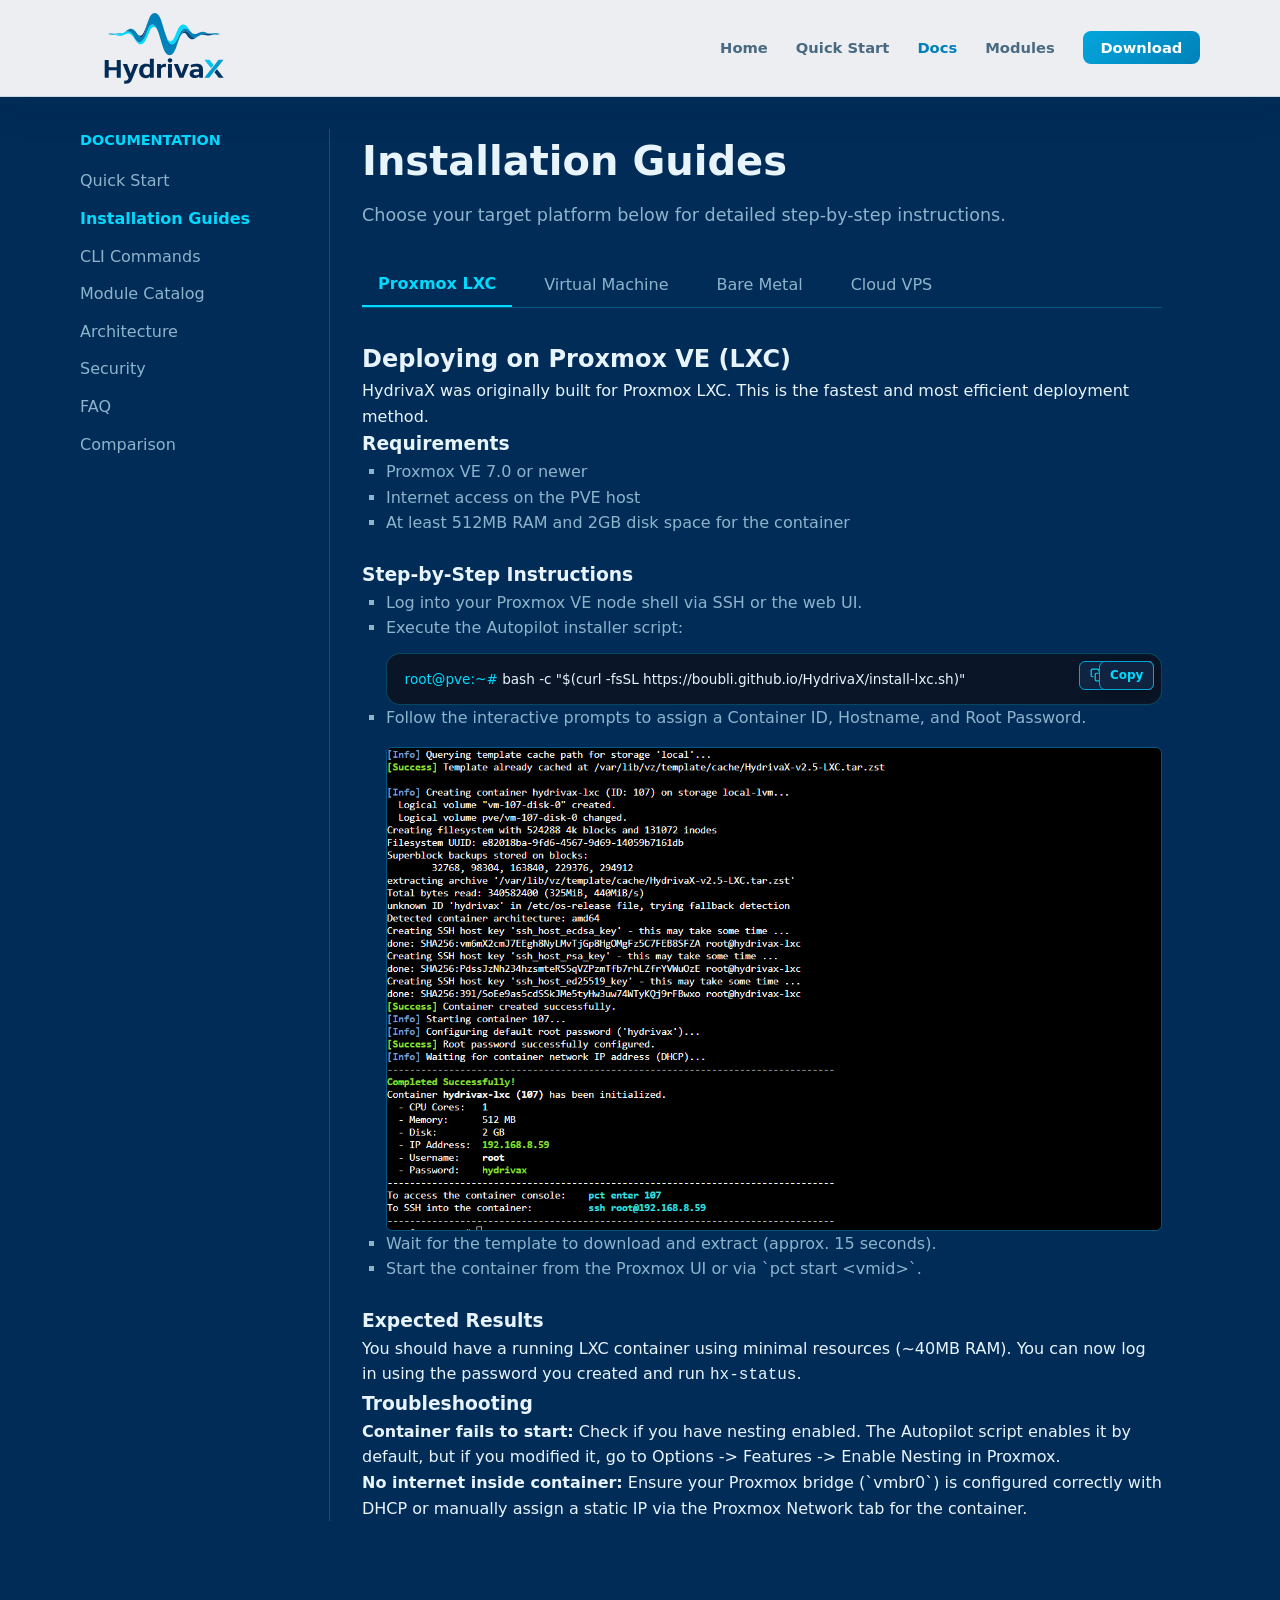
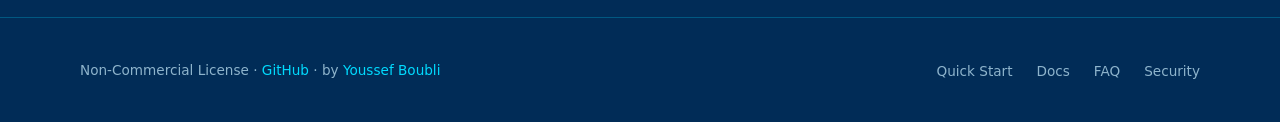
<file: docs/install.html>
<!DOCTYPE html>
<html lang="en">
<head>
  <meta charset="UTF-8">
  <meta name="viewport" content="width=device-width, initial-scale=1.0">
  <title>Installation Guides — HydrivaX OS</title>
  <meta name="description" content="Detailed installation instructions for HydrivaX on Proxmox LXC, Virtual Machines, Bare Metal, and Cloud VPS.">
  <link rel="icon" href="assets/images/favicon.svg" type="image/svg+xml">
  <link rel="stylesheet" href="css/styles.css">
  <style>
    .tab-nav { display: flex; gap: 1rem; border-bottom: 1px solid var(--border-glow); margin-bottom: 2rem; }
    .tab-btn { background: none; border: none; color: var(--text-muted); font-size: 1rem; padding: 0.75rem 1rem; cursor: pointer; font-family: var(--font-sans); }
    .tab-btn.active { color: var(--cyan-bright); border-bottom: 2px solid var(--cyan-bright); font-weight: 600; }
    .tab-content { display: none; }
    .tab-content.active { display: block; }
    .req-list { list-style: square; padding-left: 1.5rem; color: var(--text-muted); margin-bottom: 1.5rem; }
  </style>
</head>
<body>

<nav class="site-nav">
  <div class="container nav-inner">
    <a href="index.html" class="nav-brand" aria-label="HydrivaX home">
      <img src="assets/images/navbar-logo.svg" alt="HydrivaX">
    </a>
    <button class="nav-toggle" aria-label="Menu" onclick="document.querySelector('.nav-links').classList.toggle('open')">☰</button>
    <ul class="nav-links">
      <li><a href="index.html">Home</a></li>
      <li><a href="quickstart.html">Quick Start</a></li>
      <li><a href="install.html" class="active">Docs</a></li>
      <li><a href="modules.html">Modules</a></li>
      <li><a href="download.html" class="nav-cta">Download</a></li>
    </ul>
  </div>
</nav>

<div class="container" style="display: flex; gap: 2rem; margin-top: 2rem; padding-bottom: 4rem; flex-wrap: wrap;">
  
  <!-- Sidebar Navigation -->
  <aside style="flex: 0 0 250px; border-right: 1px solid var(--border-glow); padding-right: 1.5rem;">
    <h3 style="color: var(--cyan-bright); margin-bottom: 1rem; font-size: 0.9rem; text-transform: uppercase;">Documentation</h3>
    <ul style="list-style: none; padding: 0; display: flex; flex-direction: column; gap: 0.75rem;">
      <li><a href="quickstart.html" style="color: var(--text-muted); text-decoration: none;">Quick Start</a></li>
      <li><a href="install.html" style="color: var(--cyan-bright); font-weight: 600;">Installation Guides</a></li>
      <li><a href="commands.html" style="color: var(--text-muted); text-decoration: none;">CLI Commands</a></li>
      <li><a href="modules.html" style="color: var(--text-muted); text-decoration: none;">Module Catalog</a></li>
      <li><a href="architecture.html" style="color: var(--text-muted); text-decoration: none;">Architecture</a></li>
      <li><a href="security.html" style="color: var(--text-muted); text-decoration: none;">Security</a></li>
      <li><a href="faq.html" style="color: var(--text-muted); text-decoration: none;">FAQ</a></li>
      <li><a href="compare.html" style="color: var(--text-muted); text-decoration: none;">Comparison</a></li>
    </ul>
  </aside>

  <!-- Main Content -->
  <main style="flex: 1; min-width: 300px; max-width: 800px;">
    <h1 style="margin-bottom: 0.5rem; font-size: 2.5rem;">Installation Guides</h1>
    <p style="color: var(--text-muted); font-size: 1.1rem; margin-bottom: 2rem;">Choose your target platform below for detailed step-by-step instructions.</p>

    <div class="tab-nav">
      <button class="tab-btn active" onclick="switchTab('lxc')">Proxmox LXC</button>
      <button class="tab-btn" onclick="switchTab('vm')">Virtual Machine</button>
      <button class="tab-btn" onclick="switchTab('baremetal')">Bare Metal</button>
      <button class="tab-btn" onclick="switchTab('vps')">Cloud VPS</button>
    </div>

    <!-- PROXMOX LXC TAB -->
    <div id="lxc" class="tab-content active">
      <h2>Deploying on Proxmox VE (LXC)</h2>
      <p>HydrivaX was originally built for Proxmox LXC. This is the fastest and most efficient deployment method.</p>
      
      <h3>Requirements</h3>
      <ul class="req-list">
        <li>Proxmox VE 7.0 or newer</li>
        <li>Internet access on the PVE host</li>
        <li>At least 512MB RAM and 2GB disk space for the container</li>
      </ul>

      <h3>Step-by-Step Instructions</h3>
      <ol class="req-list">
        <li>Log into your Proxmox VE node shell via SSH or the web UI.</li>
        <li>Execute the Autopilot installer script:
          <div class="code-block-wrapper">
            <div class="code-block"><span class="prompt">root@pve:~#</span> bash -c "$(curl -fsSL https://boubli.github.io/HydrivaX/install-lxc.sh)"</div>
            <button class="copy-btn">Copy</button>
          </div>
        </li>
        <li>Follow the interactive prompts to assign a Container ID, Hostname, and Root Password.
          <img src="assets/images/proxmox-install.png" alt="Proxmox Installer" style="max-width: 100%; height: auto; border-radius: 6px; border: 1px solid var(--border-glow); margin-top: 1rem; display: block;">
        </li>
        <li>Wait for the template to download and extract (approx. 15 seconds).</li>
        <li>Start the container from the Proxmox UI or via `pct start &lt;vmid&gt;`.</li>
      </ol>

      <h3>Expected Results</h3>
      <p>You should have a running LXC container using minimal resources (~40MB RAM). You can now log in using the password you created and run <code>hx-status</code>.</p>

      <h3>Troubleshooting</h3>
      <p><strong>Container fails to start:</strong> Check if you have nesting enabled. The Autopilot script enables it by default, but if you modified it, go to Options -> Features -> Enable Nesting in Proxmox.<br>
      <strong>No internet inside container:</strong> Ensure your Proxmox bridge (`vmbr0`) is configured correctly with DHCP or manually assign a static IP via the Proxmox Network tab for the container.</p>
    </div>

    <!-- VIRTUAL MACHINE TAB -->
    <div id="vm" class="tab-content">
      <h2>Deploying as a Virtual Machine</h2>
      <p>Install HydrivaX Server ISO on VMware, VirtualBox, or KVM.</p>
      
      <h3>Requirements</h3>
      <ul class="req-list">
        <li>Hypervisor (VirtualBox, VMware ESXi/Workstation, KVM)</li>
        <li>HydrivaX Server ISO</li>
        <li>At least 1GB RAM and 8GB virtual disk</li>
      </ul>

      <h3>Step-by-Step Instructions</h3>
      <ol class="req-list">
        <li>Download the HydrivaX Server ISO from the <a href="download.html">downloads page</a>.</li>
        <li>Create a new VM in your hypervisor. Choose "Linux 64-bit" or "Debian 12 64-bit" as the guest OS type.</li>
        <li>Attach the downloaded ISO to the virtual CD/DVD drive.</li>
        <li>Boot the VM. You will be greeted by the live environment.</li>
        <li>Log in with user <code>root</code> (no password required in the live environment).</li>
        <li>Run the installation command to write HydrivaX to disk:
          <div class="code-block-wrapper">
            <div class="code-block"><span class="prompt">root@hydrivax:~#</span> hx install</div>
            <button class="copy-btn">Copy</button>
          </div>
        </li>
        <li>Follow the on-screen installer prompts.</li>
        <li>Reboot and remove the ISO from the virtual drive.</li>
      </ol>

      <h3>Expected Results</h3>
      <p>The VM will boot directly from the virtual hard drive into the HydrivaX OS prompt.</p>

      <h3>Troubleshooting</h3>
      <p><strong>Installer cannot find disk:</strong> Ensure your hypervisor is presenting the disk as SATA or VirtIO, not IDE or SCSI, as the minimal kernel strips some older legacy drivers.</p>
    </div>

    <!-- BARE METAL TAB -->
    <div id="baremetal" class="tab-content">
      <h2>Deploying on Bare Metal</h2>
      <p>Install HydrivaX directly onto physical hardware like an Intel NUC, Mini PC, or standard server.</p>
      
      <h3>Requirements</h3>
      <ul class="req-list">
        <li>USB Flash Drive (at least 4GB)</li>
        <li>BalenaEtcher or Rufus</li>
        <li>Physical server/PC with UEFI boot support</li>
      </ul>

      <h3>Step-by-Step Instructions</h3>
      <ol class="req-list">
        <li>Download the HydrivaX Server ISO.</li>
        <li>Flash the ISO to your USB drive using BalenaEtcher or Rufus (choose DD mode if prompted).</li>
        <li>Insert the USB drive into your physical machine and boot from it via the BIOS/UEFI boot menu.</li>
        <li>Once the live system boots, connect an Ethernet cable.</li>
        <li>Run the installer:
          <div class="code-block-wrapper">
            <div class="code-block"><span class="prompt">root@hydrivax:~#</span> hx install</div>
            <button class="copy-btn">Copy</button>
          </div>
        </li>
        <li>Select your primary hard drive during the partition step.</li>
        <li>Once complete, remove the USB drive and reboot.</li>
      </ol>

      <h3>Expected Results</h3>
      <p>The physical machine will boot into HydrivaX. Network drivers for common Intel/Realtek NICs are included.</p>

      <h3>Troubleshooting</h3>
      <p><strong>No network connection:</strong> If your specific network card requires proprietary firmware not included in the stripped rootfs, you can deploy the firmware module via <code>hx-deploy linux-firmware-nonfree</code> while temporarily tethered via USB to your phone for internet.</p>
    </div>

    <!-- VPS TAB -->
    <div id="vps" class="tab-content">
      <h2>Deploying on a Cloud VPS</h2>
      <p>Install HydrivaX on DigitalOcean, Hetzner, Linode, or AWS.</p>
      
      <h3>Requirements</h3>
      <ul class="req-list">
        <li>A VPS provider that supports custom ISO mounting or Rescue Mode.</li>
      </ul>

      <h3>Step-by-Step Instructions</h3>
      <ol class="req-list">
        <li>Upload the HydrivaX Server ISO to your cloud provider's custom image library.</li>
        <li>Deploy a new instance using the custom ISO.</li>
        <li>Open the web console provided by your cloud host.</li>
        <li>Run the installation script:
          <div class="code-block-wrapper">
            <div class="code-block"><span class="prompt">root@hydrivax:~#</span> hx install</div>
            <button class="copy-btn">Copy</button>
          </div>
        </li>
        <li>Configure the network manually in the installer if DHCP is not provided by your VPS.</li>
        <li>Detach the ISO and reboot the instance.</li>
      </ol>

      <h3>Expected Results</h3>
      <p>Your VPS will be accessible via SSH (if you install the OpenSSH module or it was selected during setup).</p>

      <h3>Troubleshooting</h3>
      <p><strong>SSH connection refused:</strong> HydrivaX is headless and minimal. You must ensure you deploy the ssh server module: <code>hx-deploy openssh-server</code>.</p>
    </div>

  </main>
</div>

<footer class="site-footer">
  <div class="container footer-inner">
    <p>Non-Commercial License · <a href="https://github.com/boubli/HydrivaX">GitHub</a> · by <a href="https://github.com/boubli">Youssef Boubli</a></p>
    <ul class="footer-links">
      <li><a href="quickstart.html">Quick Start</a></li>
      <li><a href="install.html">Docs</a></li>
      <li><a href="faq.html">FAQ</a></li>
      <li><a href="security.html">Security</a></li>
    </ul>
  </div>
</footer>

<script src="js/copy.js"></script>
<script>
  function switchTab(tabId) {
    document.querySelectorAll('.tab-content').forEach(el => el.classList.remove('active'));
    document.querySelectorAll('.tab-btn').forEach(el => el.classList.remove('active'));
    document.getElementById(tabId).classList.add('active');
    event.currentTarget.classList.add('active');
  }
</script>
</body>
</html>
</file>
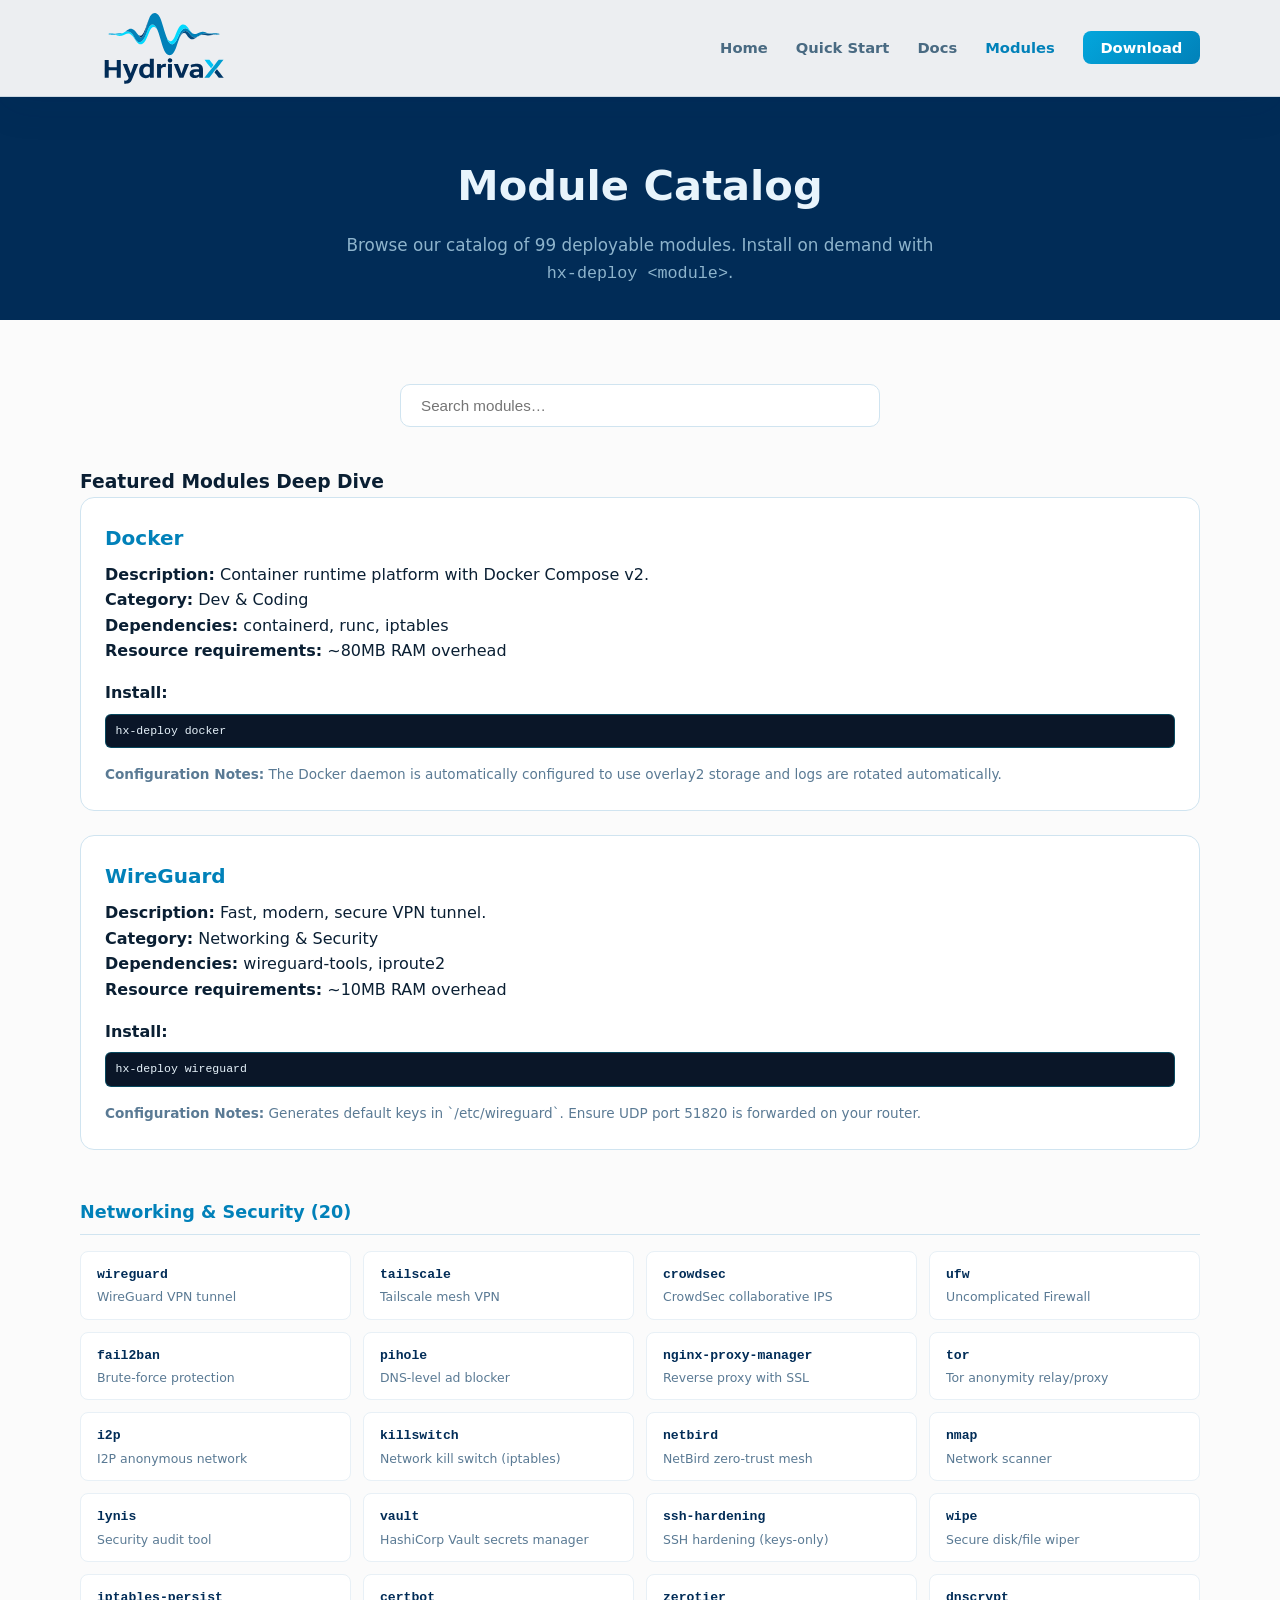
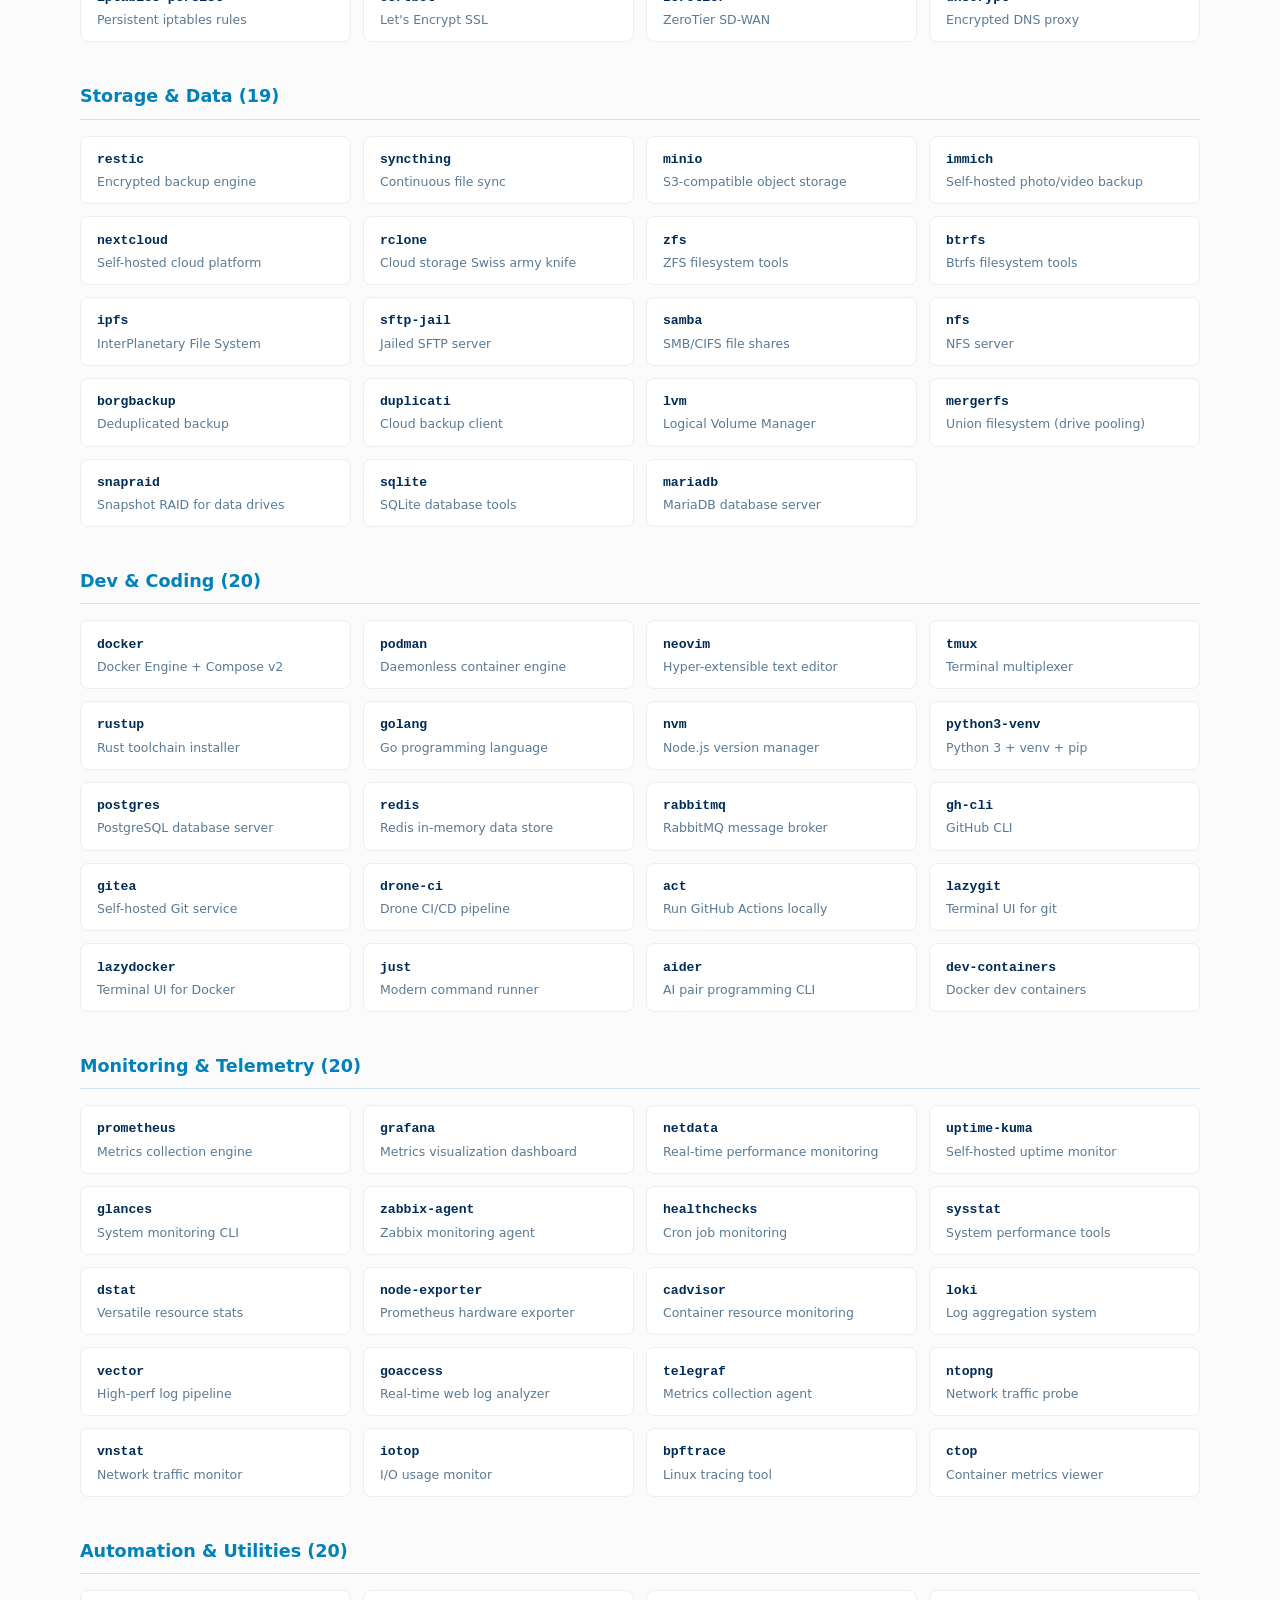
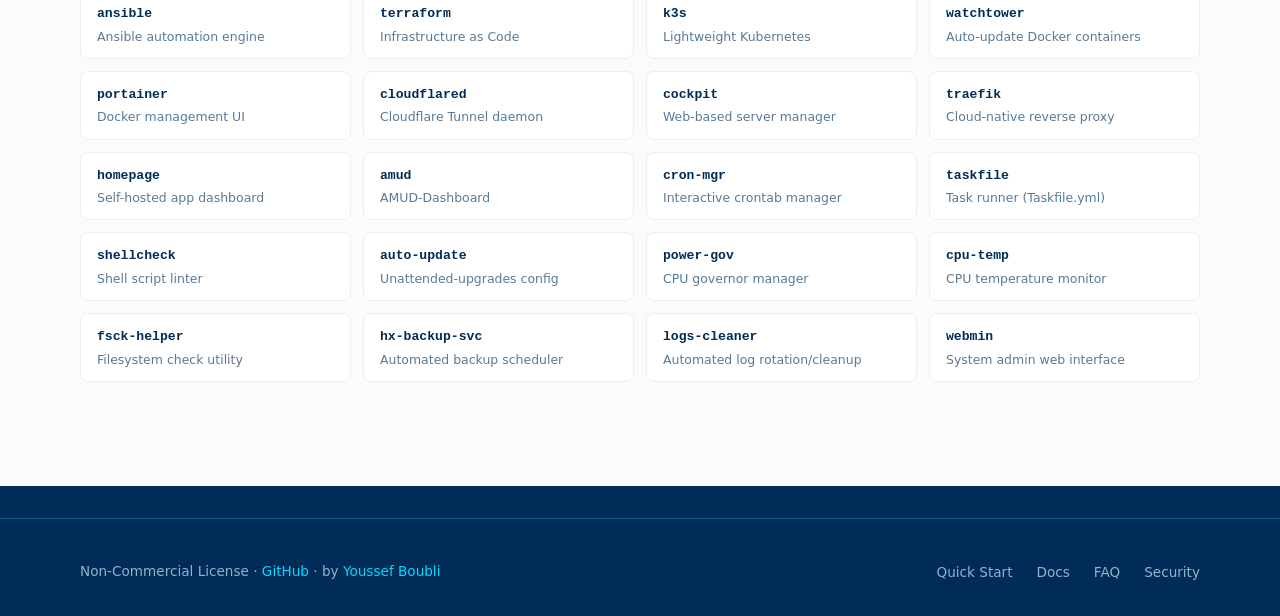
<file: docs/modules.html>
<!DOCTYPE html>
<html lang="en">
<head>
  <meta charset="UTF-8">
  <meta name="viewport" content="width=device-width, initial-scale=1.0">
  <title>Modules — HydrivaX</title>
  <meta name="description" content="Browse all 99 HydrivaX deployable modules across networking, storage, dev, monitoring, and automation.">
  <link rel="icon" href="assets/images/favicon.svg" type="image/svg+xml">
  <link rel="stylesheet" href="css/styles.css">
</head>
<body>

<nav class="site-nav">
  <div class="container nav-inner">
    <a href="index.html" class="nav-brand" aria-label="HydrivaX home">
      <img src="assets/images/navbar-logo.svg" alt="HydrivaX">
    </a>
    <button class="nav-toggle" aria-label="Menu" onclick="document.querySelector('.nav-links').classList.toggle('open')">☰</button>
    <ul class="nav-links">
      <li><a href="index.html">Home</a></li>
      <li><a href="quickstart.html">Quick Start</a></li>
      <li><a href="install.html">Docs</a></li>
      <li><a href="modules.html" class="active">Modules</a></li>
      <li><a href="download.html" class="nav-cta">Download</a></li>
    </ul>
  </div>
</nav>

<section class="page-hero">
  <div class="container">
    <h1>Module Catalog</h1>
    <p>Browse our catalog of 99 deployable modules. Install on demand with <code>hx-deploy &lt;module&gt;</code>.</p>
  </div>
</section>

<section class="section section-light">
  <div class="container">
    <input type="search" class="module-search" id="module-search" placeholder="Search modules…" aria-label="Search modules">

    <div id="featured-modules" style="margin-bottom: 3rem;">
      <h3>Featured Modules Deep Dive</h3>
      
      <div class="cmd-card" style="background: #ffffff; border: 1px solid #d0e4f0; padding: 1.5rem; border-radius: var(--radius); margin-bottom: 1.5rem; text-align: left;">
        <h4 style="color: var(--blue-accent); margin-bottom: 0.5rem; font-size: 1.25rem;">Docker</h4>
        <p><strong>Description:</strong> Container runtime platform with Docker Compose v2.<br>
        <strong>Category:</strong> Dev & Coding<br>
        <strong>Dependencies:</strong> containerd, runc, iptables<br>
        <strong>Resource requirements:</strong> ~80MB RAM overhead</p>
        <div style="margin-top: 1rem;">
          <strong>Install:</strong>
          <div class="code-block-mini" style="margin-top: 0.5rem; font-family: monospace;">hx-deploy docker</div>
        </div>
        <p style="margin-top: 1rem; font-size: 0.85rem; color: #5a7a94;"><strong>Configuration Notes:</strong> The Docker daemon is automatically configured to use overlay2 storage and logs are rotated automatically.</p>
      </div>

      <div class="cmd-card" style="background: #ffffff; border: 1px solid #d0e4f0; padding: 1.5rem; border-radius: var(--radius); margin-bottom: 1.5rem; text-align: left;">
        <h4 style="color: var(--blue-accent); margin-bottom: 0.5rem; font-size: 1.25rem;">WireGuard</h4>
        <p><strong>Description:</strong> Fast, modern, secure VPN tunnel.<br>
        <strong>Category:</strong> Networking & Security<br>
        <strong>Dependencies:</strong> wireguard-tools, iproute2<br>
        <strong>Resource requirements:</strong> ~10MB RAM overhead</p>
        <div style="margin-top: 1rem;">
          <strong>Install:</strong>
          <div class="code-block-mini" style="margin-top: 0.5rem; font-family: monospace;">hx-deploy wireguard</div>
        </div>
        <p style="margin-top: 1rem; font-size: 0.85rem; color: #5a7a94;"><strong>Configuration Notes:</strong> Generates default keys in `/etc/wireguard`. Ensure UDP port 51820 is forwarded on your router.</p>
      </div>
    </div>

    <div class="module-category" id="networking">
      <h3>Networking &amp; Security (20)</h3>
      <div class="module-grid">
        <div class="module-item" data-name="wireguard"><strong>wireguard</strong><span>WireGuard VPN tunnel</span></div>
        <div class="module-item" data-name="tailscale"><strong>tailscale</strong><span>Tailscale mesh VPN</span></div>
        <div class="module-item" data-name="crowdsec"><strong>crowdsec</strong><span>CrowdSec collaborative IPS</span></div>
        <div class="module-item" data-name="ufw"><strong>ufw</strong><span>Uncomplicated Firewall</span></div>
        <div class="module-item" data-name="fail2ban"><strong>fail2ban</strong><span>Brute-force protection</span></div>
        <div class="module-item" data-name="pihole"><strong>pihole</strong><span>DNS-level ad blocker</span></div>
        <div class="module-item" data-name="nginx-proxy-manager"><strong>nginx-proxy-manager</strong><span>Reverse proxy with SSL</span></div>
        <div class="module-item" data-name="tor"><strong>tor</strong><span>Tor anonymity relay/proxy</span></div>
        <div class="module-item" data-name="i2p"><strong>i2p</strong><span>I2P anonymous network</span></div>
        <div class="module-item" data-name="killswitch"><strong>killswitch</strong><span>Network kill switch (iptables)</span></div>
        <div class="module-item" data-name="netbird"><strong>netbird</strong><span>NetBird zero-trust mesh</span></div>
        <div class="module-item" data-name="nmap"><strong>nmap</strong><span>Network scanner</span></div>
        <div class="module-item" data-name="lynis"><strong>lynis</strong><span>Security audit tool</span></div>
        <div class="module-item" data-name="vault"><strong>vault</strong><span>HashiCorp Vault secrets manager</span></div>
        <div class="module-item" data-name="ssh-hardening"><strong>ssh-hardening</strong><span>SSH hardening (keys-only)</span></div>
        <div class="module-item" data-name="wipe"><strong>wipe</strong><span>Secure disk/file wiper</span></div>
        <div class="module-item" data-name="iptables-persist"><strong>iptables-persist</strong><span>Persistent iptables rules</span></div>
        <div class="module-item" data-name="certbot"><strong>certbot</strong><span>Let's Encrypt SSL</span></div>
        <div class="module-item" data-name="zerotier"><strong>zerotier</strong><span>ZeroTier SD-WAN</span></div>
        <div class="module-item" data-name="dnscrypt"><strong>dnscrypt</strong><span>Encrypted DNS proxy</span></div>
      </div>
    </div>

    <div class="module-category" id="storage">
      <h3>Storage &amp; Data (19)</h3>
      <div class="module-grid">
        <div class="module-item" data-name="restic"><strong>restic</strong><span>Encrypted backup engine</span></div>
        <div class="module-item" data-name="syncthing"><strong>syncthing</strong><span>Continuous file sync</span></div>
        <div class="module-item" data-name="minio"><strong>minio</strong><span>S3-compatible object storage</span></div>
        <div class="module-item" data-name="immich"><strong>immich</strong><span>Self-hosted photo/video backup</span></div>
        <div class="module-item" data-name="nextcloud"><strong>nextcloud</strong><span>Self-hosted cloud platform</span></div>
        <div class="module-item" data-name="rclone"><strong>rclone</strong><span>Cloud storage Swiss army knife</span></div>
        <div class="module-item" data-name="zfs"><strong>zfs</strong><span>ZFS filesystem tools</span></div>
        <div class="module-item" data-name="btrfs"><strong>btrfs</strong><span>Btrfs filesystem tools</span></div>
        <div class="module-item" data-name="ipfs"><strong>ipfs</strong><span>InterPlanetary File System</span></div>
        <div class="module-item" data-name="sftp-jail"><strong>sftp-jail</strong><span>Jailed SFTP server</span></div>
        <div class="module-item" data-name="samba"><strong>samba</strong><span>SMB/CIFS file shares</span></div>
        <div class="module-item" data-name="nfs"><strong>nfs</strong><span>NFS server</span></div>
        <div class="module-item" data-name="borgbackup"><strong>borgbackup</strong><span>Deduplicated backup</span></div>
        <div class="module-item" data-name="duplicati"><strong>duplicati</strong><span>Cloud backup client</span></div>
        <div class="module-item" data-name="lvm"><strong>lvm</strong><span>Logical Volume Manager</span></div>
        <div class="module-item" data-name="mergerfs"><strong>mergerfs</strong><span>Union filesystem (drive pooling)</span></div>
        <div class="module-item" data-name="snapraid"><strong>snapraid</strong><span>Snapshot RAID for data drives</span></div>
        <div class="module-item" data-name="sqlite"><strong>sqlite</strong><span>SQLite database tools</span></div>
        <div class="module-item" data-name="mariadb"><strong>mariadb</strong><span>MariaDB database server</span></div>
      </div>
    </div>

    <div class="module-category" id="dev">
      <h3>Dev &amp; Coding (20)</h3>
      <div class="module-grid">
        <div class="module-item" data-name="docker"><strong>docker</strong><span>Docker Engine + Compose v2</span></div>
        <div class="module-item" data-name="podman"><strong>podman</strong><span>Daemonless container engine</span></div>
        <div class="module-item" data-name="neovim"><strong>neovim</strong><span>Hyper-extensible text editor</span></div>
        <div class="module-item" data-name="tmux"><strong>tmux</strong><span>Terminal multiplexer</span></div>
        <div class="module-item" data-name="rustup"><strong>rustup</strong><span>Rust toolchain installer</span></div>
        <div class="module-item" data-name="golang"><strong>golang</strong><span>Go programming language</span></div>
        <div class="module-item" data-name="nvm"><strong>nvm</strong><span>Node.js version manager</span></div>
        <div class="module-item" data-name="python3-venv"><strong>python3-venv</strong><span>Python 3 + venv + pip</span></div>
        <div class="module-item" data-name="postgres"><strong>postgres</strong><span>PostgreSQL database server</span></div>
        <div class="module-item" data-name="redis"><strong>redis</strong><span>Redis in-memory data store</span></div>
        <div class="module-item" data-name="rabbitmq"><strong>rabbitmq</strong><span>RabbitMQ message broker</span></div>
        <div class="module-item" data-name="gh-cli"><strong>gh-cli</strong><span>GitHub CLI</span></div>
        <div class="module-item" data-name="gitea"><strong>gitea</strong><span>Self-hosted Git service</span></div>
        <div class="module-item" data-name="drone-ci"><strong>drone-ci</strong><span>Drone CI/CD pipeline</span></div>
        <div class="module-item" data-name="act"><strong>act</strong><span>Run GitHub Actions locally</span></div>
        <div class="module-item" data-name="lazygit"><strong>lazygit</strong><span>Terminal UI for git</span></div>
        <div class="module-item" data-name="lazydocker"><strong>lazydocker</strong><span>Terminal UI for Docker</span></div>
        <div class="module-item" data-name="just"><strong>just</strong><span>Modern command runner</span></div>
        <div class="module-item" data-name="aider"><strong>aider</strong><span>AI pair programming CLI</span></div>
        <div class="module-item" data-name="dev-containers"><strong>dev-containers</strong><span>Docker dev containers</span></div>
      </div>
    </div>

    <div class="module-category" id="monitoring">
      <h3>Monitoring &amp; Telemetry (20)</h3>
      <div class="module-grid">
        <div class="module-item" data-name="prometheus"><strong>prometheus</strong><span>Metrics collection engine</span></div>
        <div class="module-item" data-name="grafana"><strong>grafana</strong><span>Metrics visualization dashboard</span></div>
        <div class="module-item" data-name="netdata"><strong>netdata</strong><span>Real-time performance monitoring</span></div>
        <div class="module-item" data-name="uptime-kuma"><strong>uptime-kuma</strong><span>Self-hosted uptime monitor</span></div>
        <div class="module-item" data-name="glances"><strong>glances</strong><span>System monitoring CLI</span></div>
        <div class="module-item" data-name="zabbix-agent"><strong>zabbix-agent</strong><span>Zabbix monitoring agent</span></div>
        <div class="module-item" data-name="healthchecks"><strong>healthchecks</strong><span>Cron job monitoring</span></div>
        <div class="module-item" data-name="sysstat"><strong>sysstat</strong><span>System performance tools</span></div>
        <div class="module-item" data-name="dstat"><strong>dstat</strong><span>Versatile resource stats</span></div>
        <div class="module-item" data-name="node-exporter"><strong>node-exporter</strong><span>Prometheus hardware exporter</span></div>
        <div class="module-item" data-name="cadvisor"><strong>cadvisor</strong><span>Container resource monitoring</span></div>
        <div class="module-item" data-name="loki"><strong>loki</strong><span>Log aggregation system</span></div>
        <div class="module-item" data-name="vector"><strong>vector</strong><span>High-perf log pipeline</span></div>
        <div class="module-item" data-name="goaccess"><strong>goaccess</strong><span>Real-time web log analyzer</span></div>
        <div class="module-item" data-name="telegraf"><strong>telegraf</strong><span>Metrics collection agent</span></div>
        <div class="module-item" data-name="ntopng"><strong>ntopng</strong><span>Network traffic probe</span></div>
        <div class="module-item" data-name="vnstat"><strong>vnstat</strong><span>Network traffic monitor</span></div>
        <div class="module-item" data-name="iotop"><strong>iotop</strong><span>I/O usage monitor</span></div>
        <div class="module-item" data-name="bpftrace"><strong>bpftrace</strong><span>Linux tracing tool</span></div>
        <div class="module-item" data-name="ctop"><strong>ctop</strong><span>Container metrics viewer</span></div>
      </div>
    </div>

    <div class="module-category" id="automation">
      <h3>Automation &amp; Utilities (20)</h3>
      <div class="module-grid">
        <div class="module-item" data-name="ansible"><strong>ansible</strong><span>Ansible automation engine</span></div>
        <div class="module-item" data-name="terraform"><strong>terraform</strong><span>Infrastructure as Code</span></div>
        <div class="module-item" data-name="k3s"><strong>k3s</strong><span>Lightweight Kubernetes</span></div>
        <div class="module-item" data-name="watchtower"><strong>watchtower</strong><span>Auto-update Docker containers</span></div>
        <div class="module-item" data-name="portainer"><strong>portainer</strong><span>Docker management UI</span></div>
        <div class="module-item" data-name="cloudflared"><strong>cloudflared</strong><span>Cloudflare Tunnel daemon</span></div>
        <div class="module-item" data-name="cockpit"><strong>cockpit</strong><span>Web-based server manager</span></div>
        <div class="module-item" data-name="traefik"><strong>traefik</strong><span>Cloud-native reverse proxy</span></div>
        <div class="module-item" data-name="homepage"><strong>homepage</strong><span>Self-hosted app dashboard</span></div>
        <div class="module-item" data-name="amud"><strong>amud</strong><span>AMUD-Dashboard</span></div>
        <div class="module-item" data-name="cron-mgr"><strong>cron-mgr</strong><span>Interactive crontab manager</span></div>
        <div class="module-item" data-name="taskfile"><strong>taskfile</strong><span>Task runner (Taskfile.yml)</span></div>
        <div class="module-item" data-name="shellcheck"><strong>shellcheck</strong><span>Shell script linter</span></div>
        <div class="module-item" data-name="auto-update"><strong>auto-update</strong><span>Unattended-upgrades config</span></div>
        <div class="module-item" data-name="power-gov"><strong>power-gov</strong><span>CPU governor manager</span></div>
        <div class="module-item" data-name="cpu-temp"><strong>cpu-temp</strong><span>CPU temperature monitor</span></div>
        <div class="module-item" data-name="fsck-helper"><strong>fsck-helper</strong><span>Filesystem check utility</span></div>
        <div class="module-item" data-name="hx-backup-svc"><strong>hx-backup-svc</strong><span>Automated backup scheduler</span></div>
        <div class="module-item" data-name="logs-cleaner"><strong>logs-cleaner</strong><span>Automated log rotation/cleanup</span></div>
        <div class="module-item" data-name="webmin"><strong>webmin</strong><span>System admin web interface</span></div>
      </div>
    </div>
  </div>
</section>

<footer class="site-footer">
  <div class="container footer-inner">
    <p>Non-Commercial License · <a href="https://github.com/boubli/HydrivaX">GitHub</a> · by <a href="https://github.com/boubli">Youssef Boubli</a></p>
    <ul class="footer-links">
      <li><a href="quickstart.html">Quick Start</a></li>
      <li><a href="install.html">Docs</a></li>
      <li><a href="faq.html">FAQ</a></li>
      <li><a href="security.html">Security</a></li>
    </ul>
  </div>
</footer>

<script>
document.getElementById('module-search').addEventListener('input', function () {
  var q = this.value.toLowerCase();
  document.querySelectorAll('.module-item').forEach(function (el) {
    var text = (el.dataset.name + ' ' + el.textContent).toLowerCase();
    el.style.display = text.includes(q) ? '' : 'none';
  });
  document.querySelectorAll('.module-category').forEach(function (cat) {
    var visible = cat.querySelectorAll('.module-item:not([style*="none"])').length;
    var hidden = cat.querySelectorAll('.module-item[style*="none"]').length;
    var total = cat.querySelectorAll('.module-item').length;
    cat.style.display = (q && hidden === total) ? 'none' : '';
  });
});
</script>

</body>
</html>
</file>
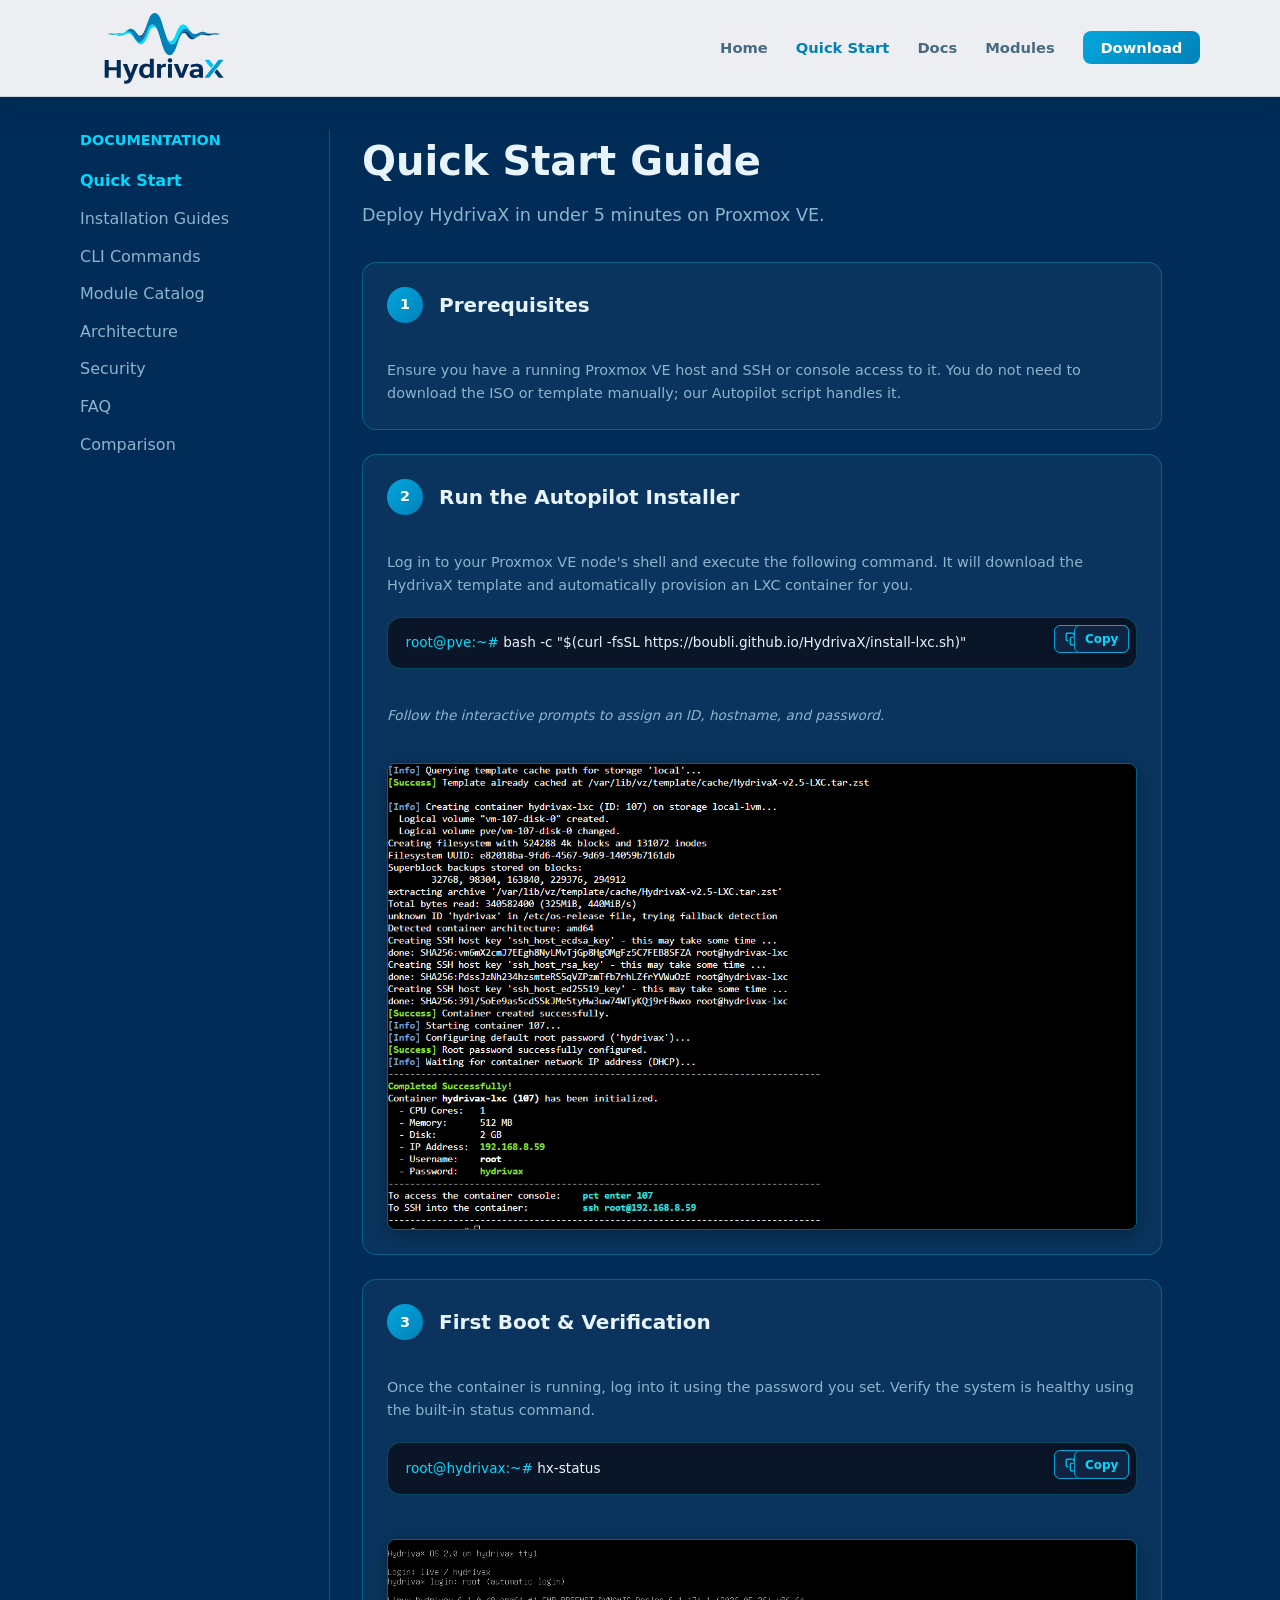
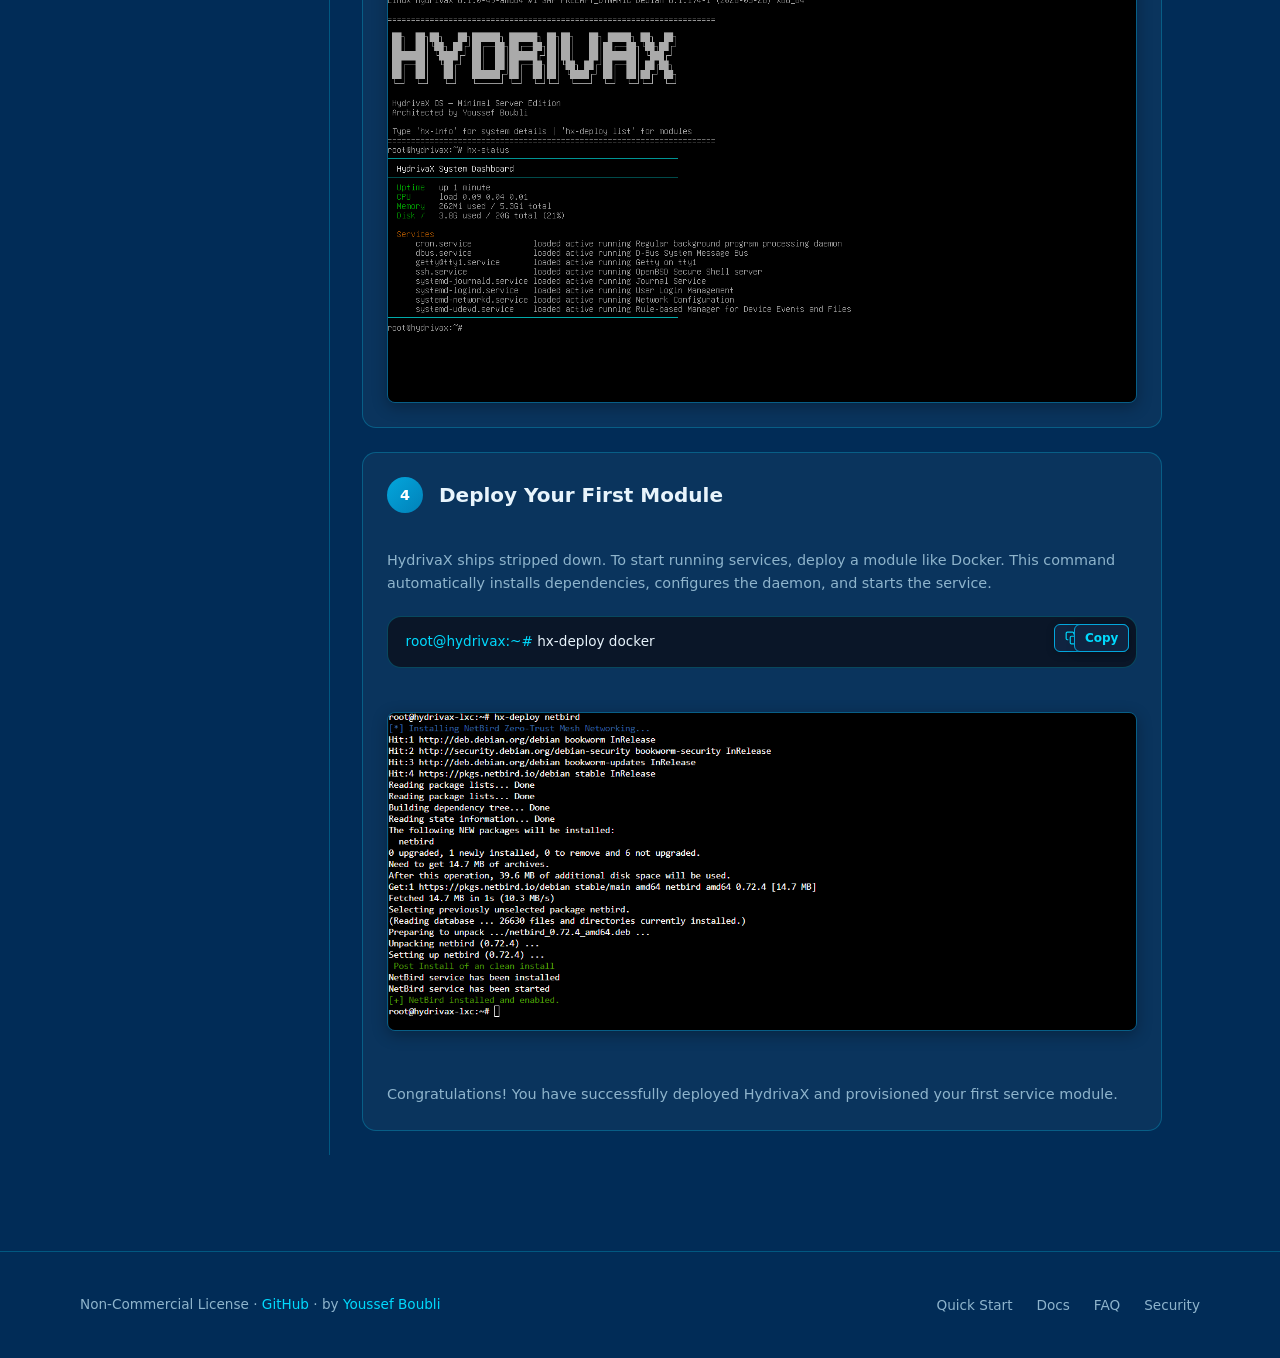
<file: docs/quickstart.html>
<!DOCTYPE html>
<html lang="en">
<head>
  <meta charset="UTF-8">
  <meta name="viewport" content="width=device-width, initial-scale=1.0">
  <title>Quick Start — HydrivaX OS</title>
  <meta name="description" content="Deploy HydrivaX in under 5 minutes with our Quick Start Guide.">
  <link rel="icon" href="assets/images/favicon.svg" type="image/svg+xml">
  <link rel="stylesheet" href="css/styles.css">
</head>
<body>

<nav class="site-nav">
  <div class="container nav-inner">
    <a href="index.html" class="nav-brand" aria-label="HydrivaX home">
      <img src="assets/images/navbar-logo.svg" alt="HydrivaX">
    </a>
    <button class="nav-toggle" aria-label="Menu" onclick="document.querySelector('.nav-links').classList.toggle('open')">☰</button>
    <ul class="nav-links">
      <li><a href="index.html">Home</a></li>
      <li><a href="quickstart.html" class="active">Quick Start</a></li>
      <li><a href="install.html">Docs</a></li>
      <li><a href="modules.html">Modules</a></li>
      <li><a href="download.html" class="nav-cta">Download</a></li>
    </ul>
  </div>
</nav>

<div class="container" style="display: flex; gap: 2rem; margin-top: 2rem; padding-bottom: 4rem; flex-wrap: wrap;">
  
  <!-- Sidebar Navigation -->
  <aside style="flex: 0 0 250px; border-right: 1px solid var(--border-glow); padding-right: 1.5rem;">
    <h3 style="color: var(--cyan-bright); margin-bottom: 1rem; font-size: 0.9rem; text-transform: uppercase;">Documentation</h3>
    <ul style="list-style: none; padding: 0; display: flex; flex-direction: column; gap: 0.75rem;">
      <li><a href="quickstart.html" style="color: var(--cyan-bright); font-weight: 600;">Quick Start</a></li>
      <li><a href="install.html" style="color: var(--text-muted); text-decoration: none;">Installation Guides</a></li>
      <li><a href="commands.html" style="color: var(--text-muted); text-decoration: none;">CLI Commands</a></li>
      <li><a href="modules.html" style="color: var(--text-muted); text-decoration: none;">Module Catalog</a></li>
      <li><a href="architecture.html" style="color: var(--text-muted); text-decoration: none;">Architecture</a></li>
      <li><a href="security.html" style="color: var(--text-muted); text-decoration: none;">Security</a></li>
      <li><a href="faq.html" style="color: var(--text-muted); text-decoration: none;">FAQ</a></li>
      <li><a href="compare.html" style="color: var(--text-muted); text-decoration: none;">Comparison</a></li>
    </ul>
  </aside>

  <!-- Main Content -->
  <main style="flex: 1; min-width: 300px; max-width: 800px;">
    <h1 style="margin-bottom: 0.5rem; font-size: 2.5rem;">Quick Start Guide</h1>
    <p style="color: var(--text-muted); font-size: 1.1rem; margin-bottom: 2rem;">Deploy HydrivaX in under 5 minutes on Proxmox VE.</p>

    <div class="step" style="margin-bottom: 1.5rem; flex-direction: column;">
      <div style="display: flex; align-items: center; gap: 1rem; margin-bottom: 1rem;">
        <div class="step-num">1</div>
        <h3 style="margin: 0; font-size: 1.25rem;">Prerequisites</h3>
      </div>
      <p>Ensure you have a running Proxmox VE host and SSH or console access to it. You do not need to download the ISO or template manually; our Autopilot script handles it.</p>
    </div>

    <div class="step" style="margin-bottom: 1.5rem; flex-direction: column;">
      <div style="display: flex; align-items: center; gap: 1rem; margin-bottom: 1rem;">
        <div class="step-num">2</div>
        <h3 style="margin: 0; font-size: 1.25rem;">Run the Autopilot Installer</h3>
      </div>
      <p>Log in to your Proxmox VE node's shell and execute the following command. It will download the HydrivaX template and automatically provision an LXC container for you.</p>
      <div class="code-block-wrapper">
        <div class="code-block" style="margin-top: 0;"><span class="prompt">root@pve:~#</span> bash -c "$(curl -fsSL https://boubli.github.io/HydrivaX/install-lxc.sh)"</div>
        <button class="copy-btn">Copy</button>
      </div>
      <p style="margin-top: 1rem; font-size: 0.85rem; color: var(--text-muted);"><em>Follow the interactive prompts to assign an ID, hostname, and password.</em></p>
      <img src="assets/images/proxmox-install.png" alt="Proxmox Installer" style="max-width: 100%; height: auto; border-radius: 8px; border: 1px solid var(--border-glow); margin-top: 1rem; box-shadow: 0 4px 15px rgba(0,0,0,0.3);">
    </div>

    <div class="step" style="margin-bottom: 1.5rem; flex-direction: column;">
      <div style="display: flex; align-items: center; gap: 1rem; margin-bottom: 1rem;">
        <div class="step-num">3</div>
        <h3 style="margin: 0; font-size: 1.25rem;">First Boot & Verification</h3>
      </div>
      <p>Once the container is running, log into it using the password you set. Verify the system is healthy using the built-in status command.</p>
      <div class="code-block-wrapper">
        <div class="code-block" style="margin-top: 0;"><span class="prompt">root@hydrivax:~#</span> hx-status</div>
        <button class="copy-btn">Copy</button>
      </div>
      <img src="assets/images/hx-status-demo.png" alt="hx-status output" style="max-width: 100%; height: auto; border-radius: 8px; border: 1px solid var(--border-glow); margin-top: 1.5rem; box-shadow: 0 4px 15px rgba(0,0,0,0.3);">
    </div>

    <div class="step" style="margin-bottom: 1.5rem; flex-direction: column;">
      <div style="display: flex; align-items: center; gap: 1rem; margin-bottom: 1rem;">
        <div class="step-num">4</div>
        <h3 style="margin: 0; font-size: 1.25rem;">Deploy Your First Module</h3>
      </div>
      <p>HydrivaX ships stripped down. To start running services, deploy a module like Docker. This command automatically installs dependencies, configures the daemon, and starts the service.</p>
      <div class="code-block-wrapper">
        <div class="code-block" style="margin-top: 0;"><span class="prompt">root@hydrivax:~#</span> hx-deploy docker</div>
        <button class="copy-btn">Copy</button>
      </div>
      <img src="assets/images/hx-deploy.png" alt="hx-deploy docker output" style="max-width: 100%; height: auto; border-radius: 8px; border: 1px solid var(--border-glow); margin-top: 1.5rem; margin-bottom: 1rem; box-shadow: 0 4px 15px rgba(0,0,0,0.3);">
      <p style="margin-top: 1rem;">Congratulations! You have successfully deployed HydrivaX and provisioned your first service module.</p>
    </div>

  </main>
</div>

<footer class="site-footer">
  <div class="container footer-inner">
    <p>Non-Commercial License · <a href="https://github.com/boubli/HydrivaX">GitHub</a> · by <a href="https://github.com/boubli">Youssef Boubli</a></p>
    <ul class="footer-links">
      <li><a href="quickstart.html">Quick Start</a></li>
      <li><a href="install.html">Docs</a></li>
      <li><a href="faq.html">FAQ</a></li>
      <li><a href="security.html">Security</a></li>
    </ul>
  </div>
</footer>

<script src="js/copy.js"></script>
</body>
</html>
</file>
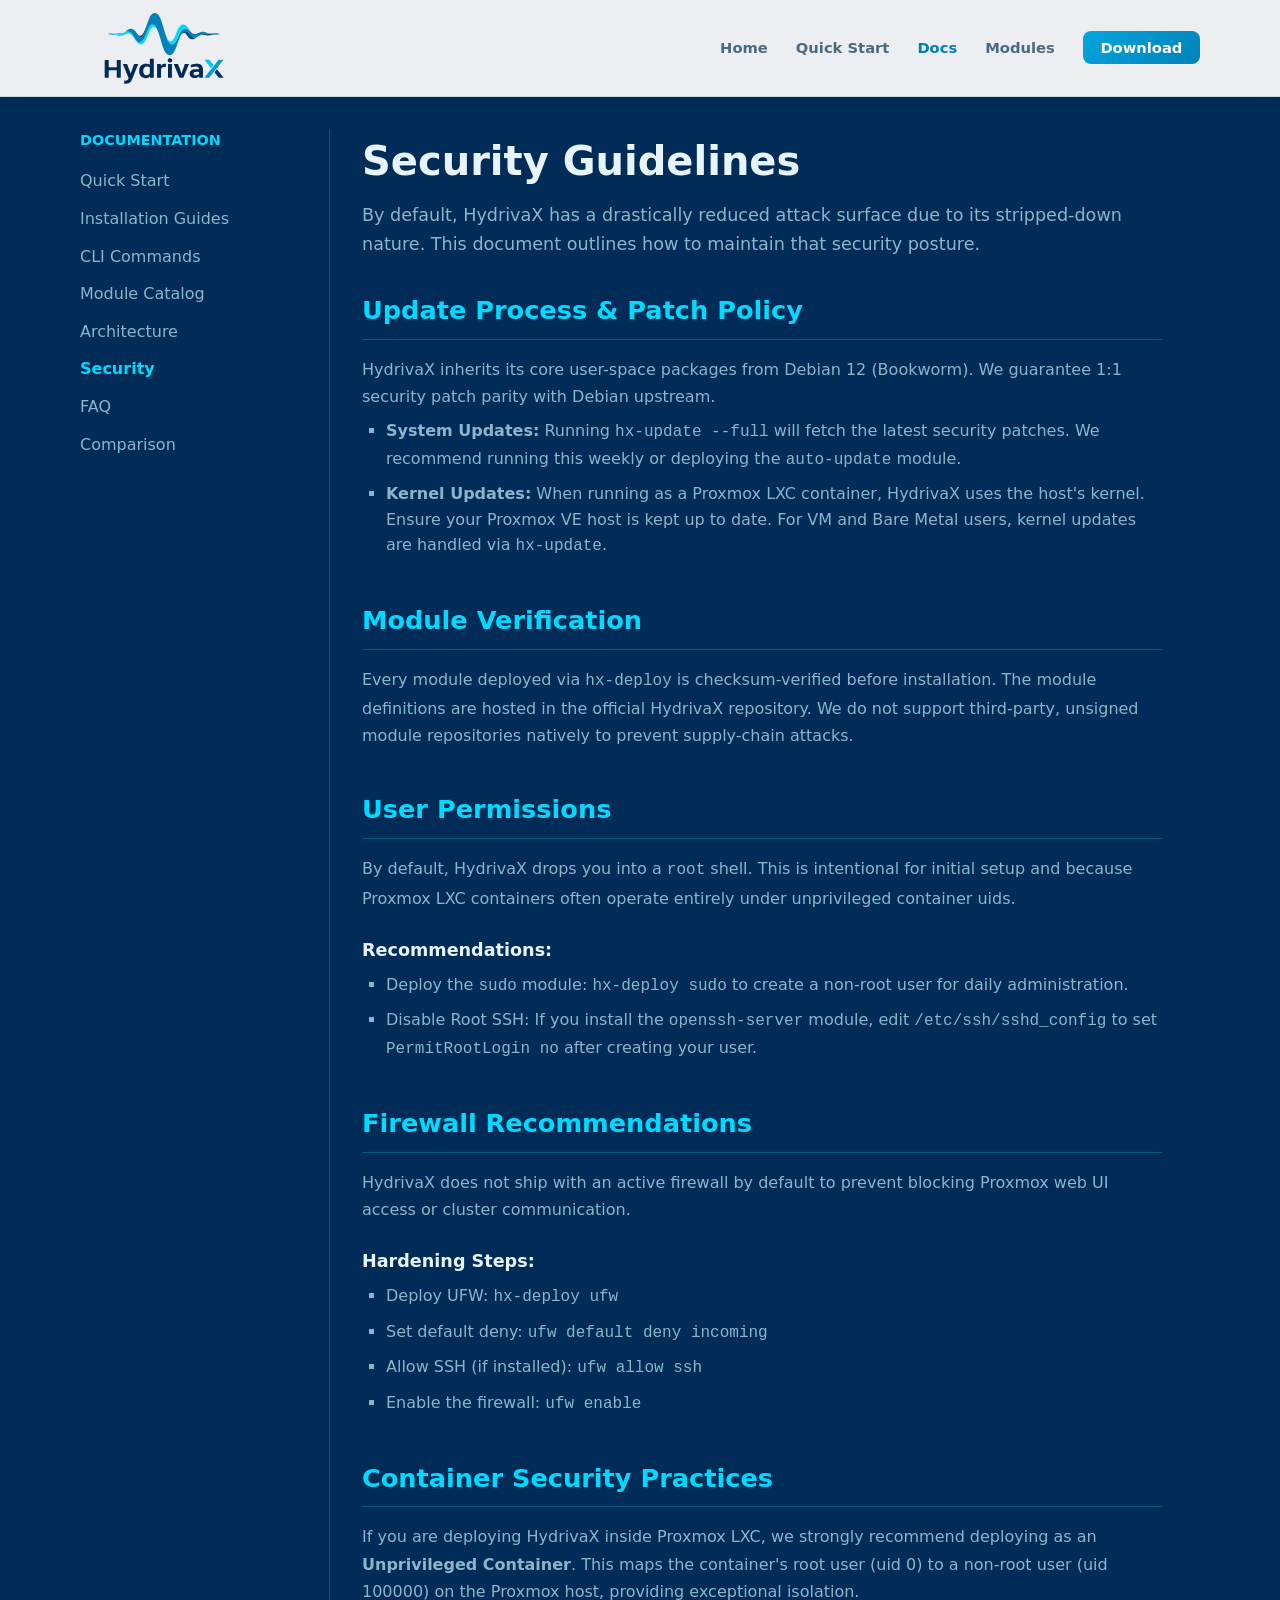
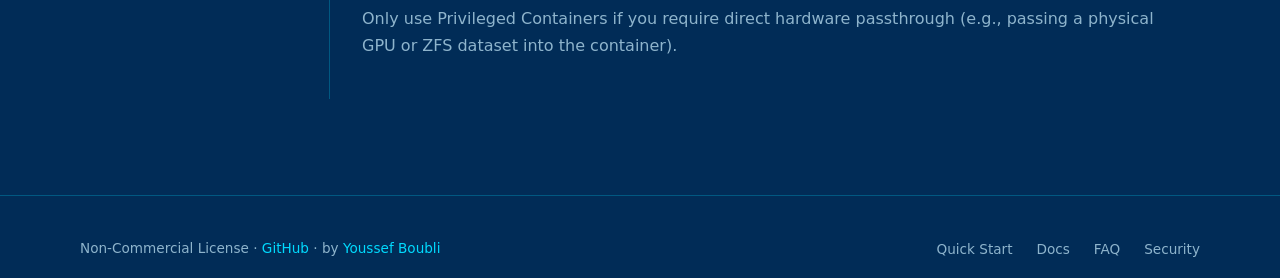
<file: docs/security.html>
<!DOCTYPE html>
<html lang="en">
<head>
  <meta charset="UTF-8">
  <meta name="viewport" content="width=device-width, initial-scale=1.0">
  <title>Security — HydrivaX OS</title>
  <meta name="description" content="HydrivaX Security guidelines, update policy, and container hardening recommendations.">
  <link rel="icon" href="assets/images/favicon.svg" type="image/svg+xml">
  <link rel="stylesheet" href="css/styles.css">
  <style>
    .sec-block { margin-bottom: 2.5rem; }
    .sec-block h2 { color: var(--cyan-bright); font-size: 1.6rem; margin-bottom: 1rem; border-bottom: 1px solid var(--border-glow); padding-bottom: 0.5rem; }
    .sec-block h3 { color: var(--text-primary); font-size: 1.1rem; margin-top: 1.5rem; margin-bottom: 0.5rem; }
    .sec-block p { color: var(--text-muted); line-height: 1.7; }
    .sec-block ul { list-style: square; padding-left: 1.5rem; color: var(--text-muted); margin-top: 0.5rem; }
    .sec-block li { margin-bottom: 0.5rem; }
  </style>
</head>
<body>

<nav class="site-nav">
  <div class="container nav-inner">
    <a href="index.html" class="nav-brand" aria-label="HydrivaX home">
      <img src="assets/images/navbar-logo.svg" alt="HydrivaX">
    </a>
    <button class="nav-toggle" aria-label="Menu" onclick="document.querySelector('.nav-links').classList.toggle('open')">☰</button>
    <ul class="nav-links">
      <li><a href="index.html">Home</a></li>
      <li><a href="quickstart.html">Quick Start</a></li>
      <li><a href="install.html" class="active">Docs</a></li>
      <li><a href="modules.html">Modules</a></li>
      <li><a href="download.html" class="nav-cta">Download</a></li>
    </ul>
  </div>
</nav>

<div class="container" style="display: flex; gap: 2rem; margin-top: 2rem; padding-bottom: 4rem; flex-wrap: wrap;">
  
  <aside style="flex: 0 0 250px; border-right: 1px solid var(--border-glow); padding-right: 1.5rem;">
    <h3 style="color: var(--cyan-bright); margin-bottom: 1rem; font-size: 0.9rem; text-transform: uppercase;">Documentation</h3>
    <ul style="list-style: none; padding: 0; display: flex; flex-direction: column; gap: 0.75rem;">
      <li><a href="quickstart.html" style="color: var(--text-muted); text-decoration: none;">Quick Start</a></li>
      <li><a href="install.html" style="color: var(--text-muted); text-decoration: none;">Installation Guides</a></li>
      <li><a href="commands.html" style="color: var(--text-muted); text-decoration: none;">CLI Commands</a></li>
      <li><a href="modules.html" style="color: var(--text-muted); text-decoration: none;">Module Catalog</a></li>
      <li><a href="architecture.html" style="color: var(--text-muted); text-decoration: none;">Architecture</a></li>
      <li><a href="security.html" style="color: var(--cyan-bright); font-weight: 600;">Security</a></li>
      <li><a href="faq.html" style="color: var(--text-muted); text-decoration: none;">FAQ</a></li>
      <li><a href="compare.html" style="color: var(--text-muted); text-decoration: none;">Comparison</a></li>
    </ul>
  </aside>

  <main style="flex: 1; min-width: 300px; max-width: 800px;">
    <h1 style="margin-bottom: 0.5rem; font-size: 2.5rem;">Security Guidelines</h1>
    <p style="color: var(--text-muted); font-size: 1.1rem; margin-bottom: 2rem;">By default, HydrivaX has a drastically reduced attack surface due to its stripped-down nature. This document outlines how to maintain that security posture.</p>

    <div class="sec-block">
      <h2>Update Process & Patch Policy</h2>
      <p>HydrivaX inherits its core user-space packages from Debian 12 (Bookworm). We guarantee 1:1 security patch parity with Debian upstream.</p>
      <ul>
        <li><strong>System Updates:</strong> Running <code>hx-update --full</code> will fetch the latest security patches. We recommend running this weekly or deploying the <code>auto-update</code> module.</li>
        <li><strong>Kernel Updates:</strong> When running as a Proxmox LXC container, HydrivaX uses the host's kernel. Ensure your Proxmox VE host is kept up to date. For VM and Bare Metal users, kernel updates are handled via <code>hx-update</code>.</li>
      </ul>
    </div>

    <div class="sec-block">
      <h2>Module Verification</h2>
      <p>Every module deployed via <code>hx-deploy</code> is checksum-verified before installation. The module definitions are hosted in the official HydrivaX repository. We do not support third-party, unsigned module repositories natively to prevent supply-chain attacks.</p>
    </div>

    <div class="sec-block">
      <h2>User Permissions</h2>
      <p>By default, HydrivaX drops you into a <code>root</code> shell. This is intentional for initial setup and because Proxmox LXC containers often operate entirely under unprivileged container uids.</p>
      <h3>Recommendations:</h3>
      <ul>
        <li>Deploy the <code>sudo</code> module: <code>hx-deploy sudo</code> to create a non-root user for daily administration.</li>
        <li>Disable Root SSH: If you install the <code>openssh-server</code> module, edit <code>/etc/ssh/sshd_config</code> to set <code>PermitRootLogin no</code> after creating your user.</li>
      </ul>
    </div>

    <div class="sec-block">
      <h2>Firewall Recommendations</h2>
      <p>HydrivaX does not ship with an active firewall by default to prevent blocking Proxmox web UI access or cluster communication.</p>
      <h3>Hardening Steps:</h3>
      <ul>
        <li>Deploy UFW: <code>hx-deploy ufw</code></li>
        <li>Set default deny: <code>ufw default deny incoming</code></li>
        <li>Allow SSH (if installed): <code>ufw allow ssh</code></li>
        <li>Enable the firewall: <code>ufw enable</code></li>
      </ul>
    </div>

    <div class="sec-block">
      <h2>Container Security Practices</h2>
      <p>If you are deploying HydrivaX inside Proxmox LXC, we strongly recommend deploying as an <strong>Unprivileged Container</strong>. This maps the container's root user (uid 0) to a non-root user (uid 100000) on the Proxmox host, providing exceptional isolation.</p>
      <p>Only use Privileged Containers if you require direct hardware passthrough (e.g., passing a physical GPU or ZFS dataset into the container).</p>
    </div>

  </main>
</div>

<footer class="site-footer">
  <div class="container footer-inner">
    <p>Non-Commercial License · <a href="https://github.com/boubli/HydrivaX">GitHub</a> · by <a href="https://github.com/boubli">Youssef Boubli</a></p>
    <ul class="footer-links">
      <li><a href="quickstart.html">Quick Start</a></li>
      <li><a href="install.html">Docs</a></li>
      <li><a href="faq.html">FAQ</a></li>
      <li><a href="security.html">Security</a></li>
    </ul>
  </div>
</footer>

<script src="js/copy.js"></script>
</body>
</html>
</file>
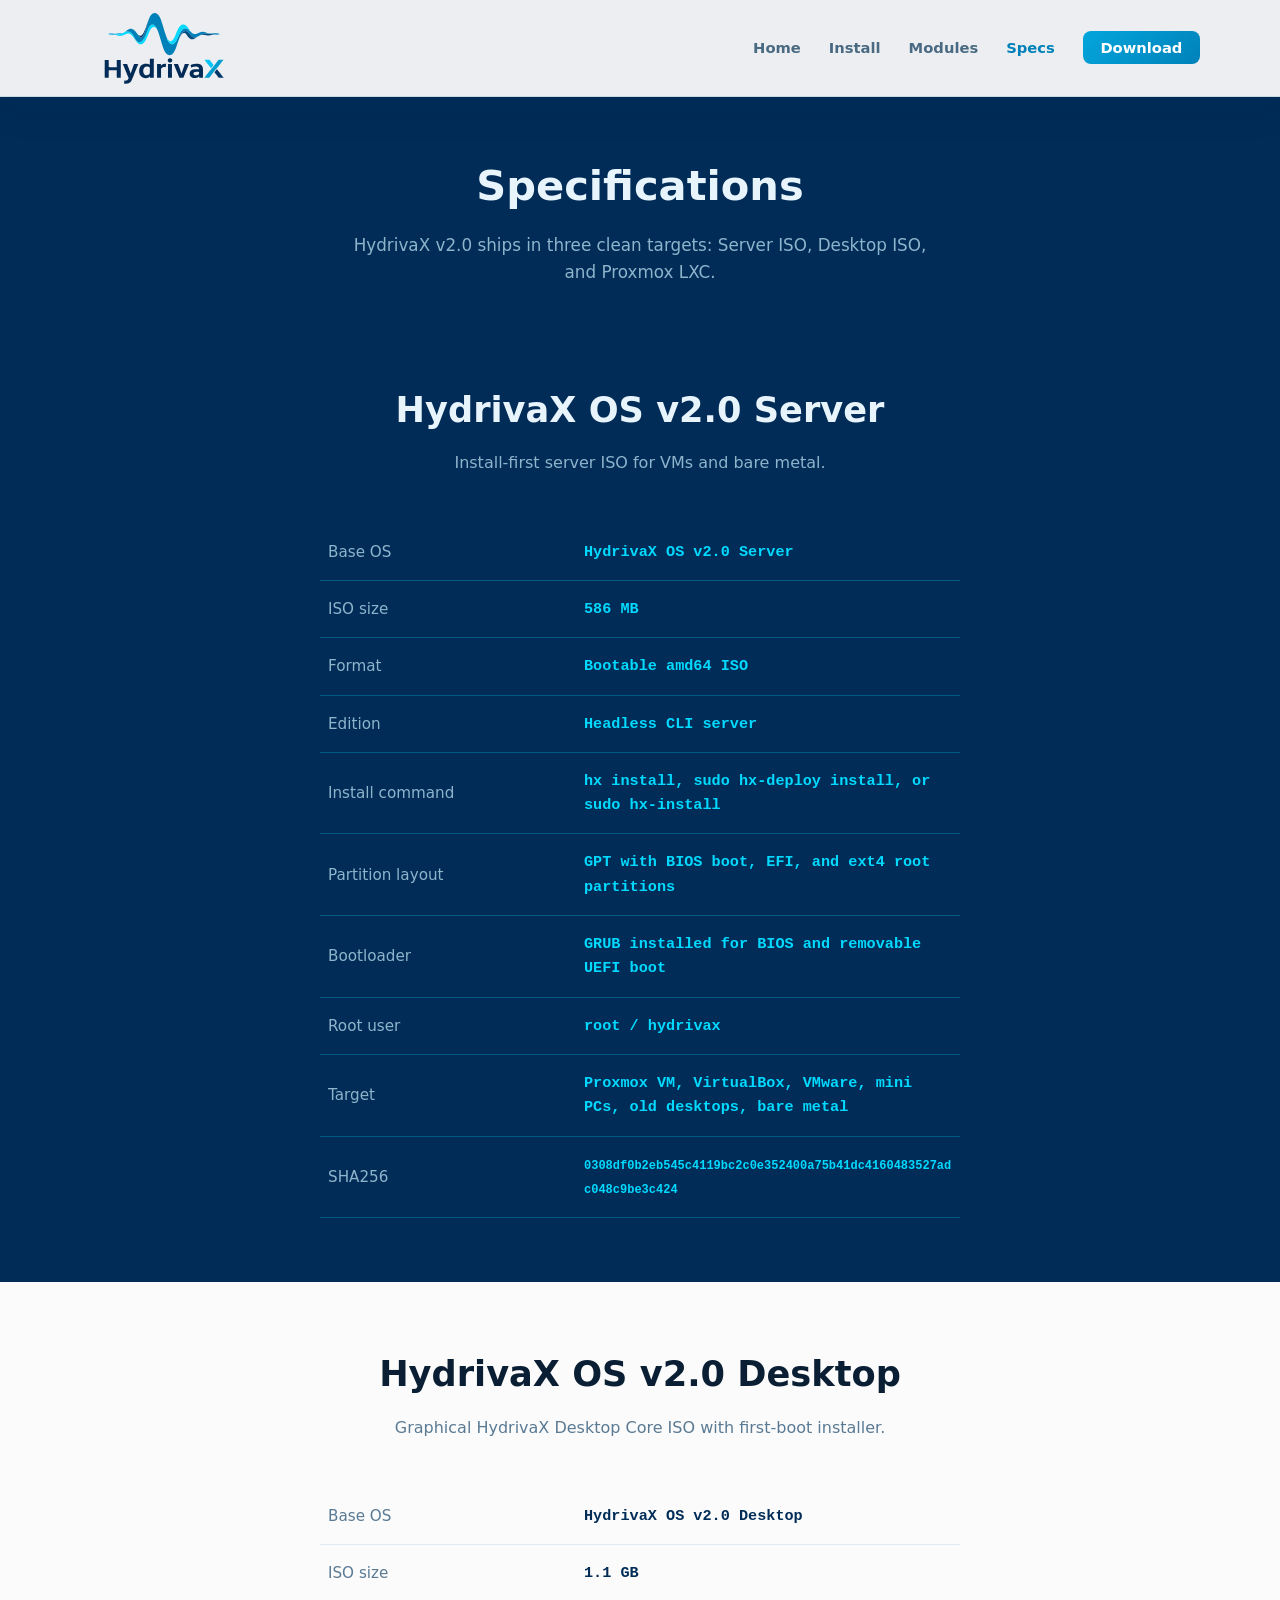
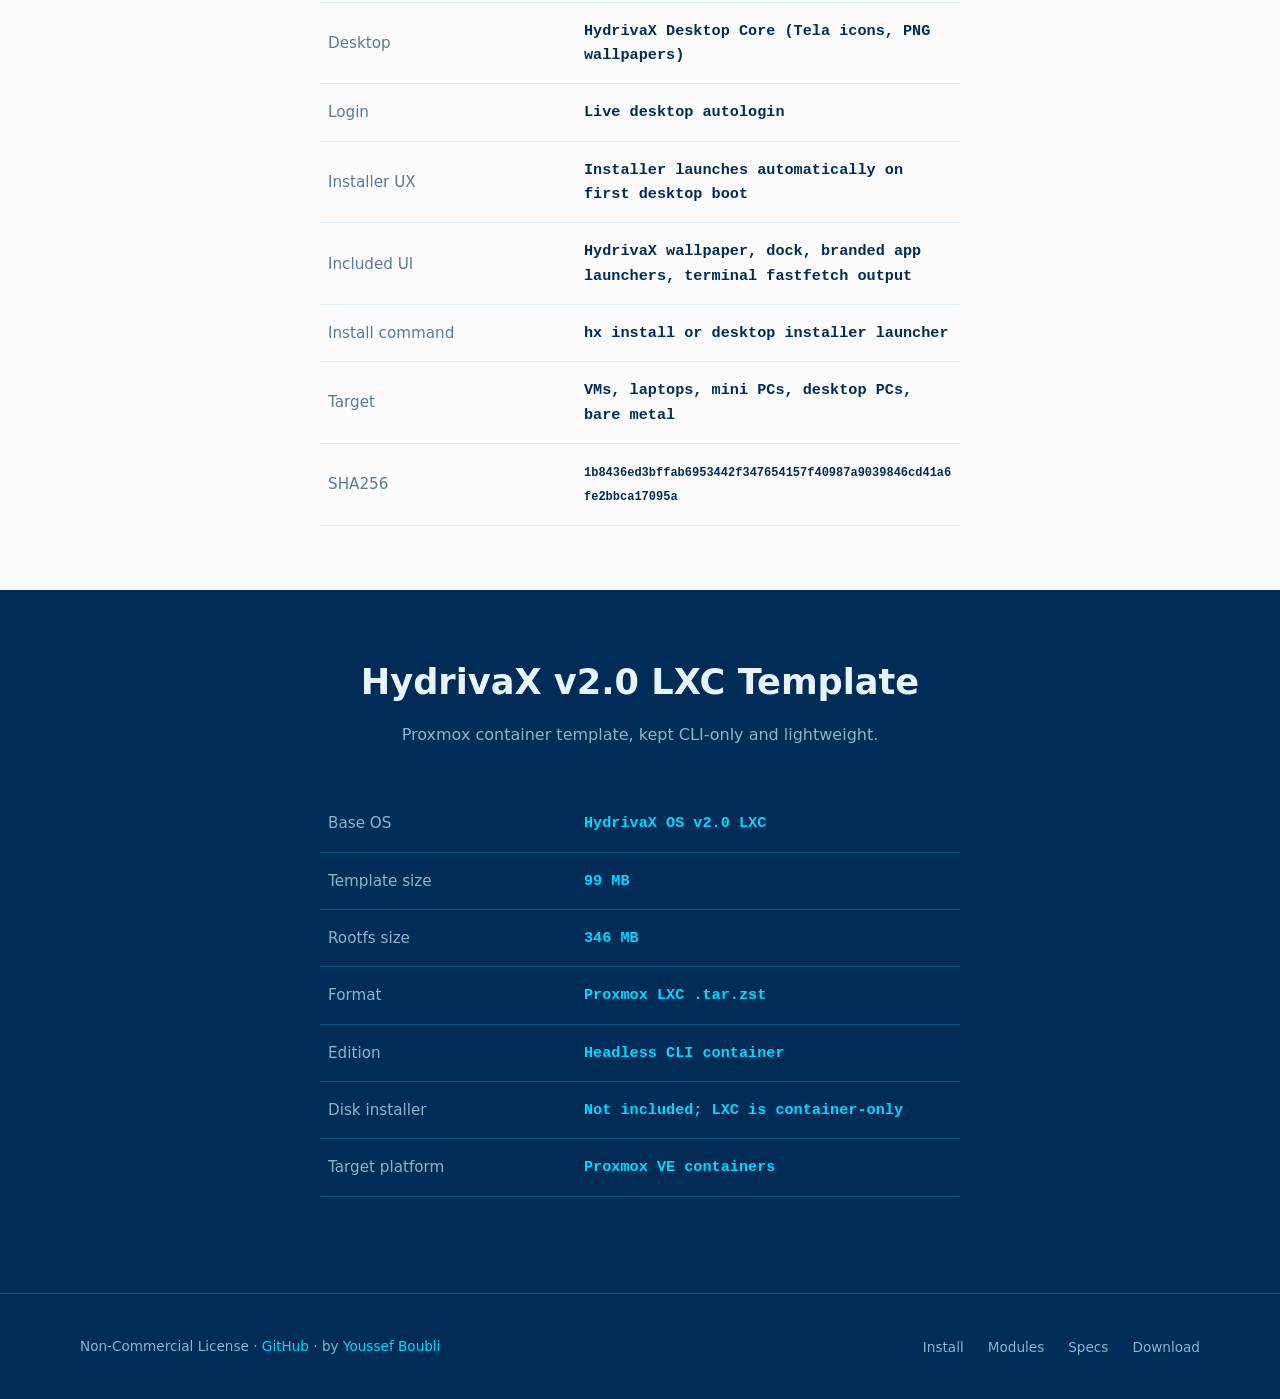
<file: docs/specs.html>
<!DOCTYPE html>
<html lang="en">
<head>
  <meta charset="UTF-8">
  <meta name="viewport" content="width=device-width, initial-scale=1.0">
  <title>Specs — HydrivaX</title>
  <meta name="description" content="HydrivaX v2.0 technical specifications for Server ISO, Desktop ISO, and Proxmox LXC template.">
  <link rel="icon" href="assets/images/favicon.svg" type="image/svg+xml">
  <link rel="stylesheet" href="css/styles.css">
</head>
<body>

<nav class="site-nav">
  <div class="container nav-inner">
    <a href="index.html" class="nav-brand" aria-label="HydrivaX home">
      <img src="assets/images/navbar-logo.svg" alt="HydrivaX">
    </a>
    <button class="nav-toggle" aria-label="Menu" onclick="document.querySelector('.nav-links').classList.toggle('open')">☰</button>
    <ul class="nav-links">
      <li><a href="index.html">Home</a></li>
      <li><a href="install.html">Install</a></li>
      <li><a href="modules.html">Modules</a></li>
      <li><a href="specs.html" class="active">Specs</a></li>
      <li><a href="download.html" class="nav-cta">Download</a></li>
    </ul>
  </div>
</nav>

<section class="page-hero">
  <div class="container">
    <h1>Specifications</h1>
    <p>HydrivaX v2.0 ships in three clean targets: Server ISO, Desktop ISO, and Proxmox LXC.</p>
  </div>
</section>

<section class="section">
  <div class="container">
    <div class="section-header">
      <h2>HydrivaX OS v2.0 Server</h2>
      <p>Install-first server ISO for VMs and bare metal.</p>
    </div>
    <table class="specs-table">
      <tr><td>Base OS</td><td>HydrivaX OS v2.0 Server</td></tr>
      <tr><td>ISO size</td><td>586 MB</td></tr>
      <tr><td>Format</td><td>Bootable amd64 ISO</td></tr>
      <tr><td>Edition</td><td>Headless CLI server</td></tr>
      <tr><td>Install command</td><td><code>hx install</code>, <code>sudo hx-deploy install</code>, or <code>sudo hx-install</code></td></tr>
      <tr><td>Partition layout</td><td>GPT with BIOS boot, EFI, and ext4 root partitions</td></tr>
      <tr><td>Bootloader</td><td>GRUB installed for BIOS and removable UEFI boot</td></tr>
      <tr><td>Root user</td><td><code>root</code> / <code>hydrivax</code></td></tr>
      <tr><td>Target</td><td>Proxmox VM, VirtualBox, VMware, mini PCs, old desktops, bare metal</td></tr>
      <tr><td>SHA256</td><td><code style="font-size:0.75rem;word-break:break-all;">0308df0b2eb545c4119bc2c0e352400a75b41dc4160483527adc048c9be3c424</code></td></tr>
    </table>
  </div>
</section>

<section class="section section-light">
  <div class="container">
    <div class="section-header">
      <h2>HydrivaX OS v2.0 Desktop</h2>
      <p>Graphical HydrivaX Desktop Core ISO with first-boot installer.</p>
    </div>
    <table class="specs-table">
      <tr><td>Base OS</td><td>HydrivaX OS v2.0 Desktop</td></tr>
      <tr><td>ISO size</td><td>1.1 GB</td></tr>
      <tr><td>Desktop</td><td>HydrivaX Desktop Core (Tela icons, PNG wallpapers)</td></tr>
      <tr><td>Login</td><td>Live desktop autologin</td></tr>
      <tr><td>Installer UX</td><td>Installer launches automatically on first desktop boot</td></tr>
      <tr><td>Included UI</td><td>HydrivaX wallpaper, dock, branded app launchers, terminal fastfetch output</td></tr>
      <tr><td>Install command</td><td><code>hx install</code> or desktop installer launcher</td></tr>
      <tr><td>Target</td><td>VMs, laptops, mini PCs, desktop PCs, bare metal</td></tr>
      <tr><td>SHA256</td><td><code style="font-size:0.75rem;word-break:break-all;">1b8436ed3bffab6953442f347654157f40987a9039846cd41a6fe2bbca17095a</code></td></tr>
    </table>
  </div>
</section>

<section class="section">
  <div class="container">
    <div class="section-header">
      <h2>HydrivaX v2.0 LXC Template</h2>
      <p>Proxmox container template, kept CLI-only and lightweight.</p>
    </div>
    <table class="specs-table">
      <tr><td>Base OS</td><td>HydrivaX OS v2.0 LXC</td></tr>
      <tr><td>Template size</td><td>99 MB</td></tr>
      <tr><td>Rootfs size</td><td>346 MB</td></tr>
      <tr><td>Format</td><td>Proxmox LXC <code>.tar.zst</code></td></tr>
      <tr><td>Edition</td><td>Headless CLI container</td></tr>
      <tr><td>Disk installer</td><td>Not included; LXC is container-only</td></tr>
      <tr><td>Target platform</td><td>Proxmox VE containers</td></tr>
    </table>
  </div>
</section>

<footer class="site-footer">
  <div class="container footer-inner">
    <p>Non-Commercial License · <a href="https://github.com/boubli/HydrivaX">GitHub</a> · by <a href="https://github.com/boubli">Youssef Boubli</a></p>
    <ul class="footer-links">
      <li><a href="install.html">Install</a></li>
      <li><a href="modules.html">Modules</a></li>
      <li><a href="specs.html">Specs</a></li>
      <li><a href="download.html">Download</a></li>
    </ul>
  </div>
</footer>

</body>
</html>
</file>
<file: docs/css/styles.css>
:root {
  --navy-deep: #012C57;
  --navy-mid: #013868;
  --navy-soft: #014C81;
  --cyan-bright: #01DAFE;
  --cyan-mid: #01C5F6;
  --cyan-deep: #03A6DC;
  --blue-accent: #0181B9;
  --bg-light: #FBFBFB;
  --bg-card: rgba(255, 255, 255, 0.04);
  --text-primary: #e8f4fc;
  --text-muted: #8eb4cc;
  --text-dark: #0a1f33;
  --border-glow: rgba(1, 218, 254, 0.25);
  --radius: 14px;
  --radius-lg: 22px;
  --shadow: 0 24px 80px rgba(1, 44, 87, 0.35);
  --font-sans: "Segoe UI", system-ui, -apple-system, sans-serif;
  --font-mono: "Cascadia Code", "JetBrains Mono", "Fira Code", Consolas, monospace;
}

*, *::before, *::after { box-sizing: border-box; margin: 0; padding: 0; }

html { scroll-behavior: smooth; }

body {
  font-family: var(--font-sans);
  background: var(--navy-deep);
  color: var(--text-primary);
  line-height: 1.6;
  min-height: 100vh;
}

a { color: var(--cyan-bright); text-decoration: none; transition: color 0.2s; }
a:hover { color: #fff; }

img { max-width: 100%; height: auto; display: block; }

.container {
  width: min(1120px, 92vw);
  margin: 0 auto;
}

/* ── Nav ── */
.site-nav {
  position: sticky;
  top: 0;
  z-index: 100;
  backdrop-filter: blur(18px);
  background: rgba(251, 251, 251, 0.94);
  border-bottom: 1px solid rgba(1, 76, 129, 0.14);
  box-shadow: 0 10px 40px rgba(1, 44, 87, 0.08);
}

.nav-inner {
  display: flex;
  align-items: center;
  justify-content: space-between;
  min-height: 92px;
  padding: 0.7rem 0;
  gap: 1.5rem;
}

.nav-brand {
  display: flex;
  align-items: center;
  flex-shrink: 0;
}

.nav-brand img {
  display: block;
  height: 74px;
  width: auto;
  max-width: none;
}

.nav-links {
  display: flex;
  gap: 1.75rem;
  list-style: none;
}

.nav-links a {
  color: #496a82;
  font-size: 0.92rem;
  font-weight: 650;
}

.nav-links a:hover,
.nav-links a.active { color: var(--blue-accent); }

.nav-cta {
  padding: 0.5rem 1.1rem;
  background: linear-gradient(135deg, var(--cyan-deep), var(--blue-accent));
  color: #fff !important;
  border-radius: 8px;
  font-size: 0.88rem;
  font-weight: 600;
}

.nav-cta:hover { opacity: 0.9; color: #fff !important; }

.nav-toggle {
  display: none;
  background: #fff;
  border: 1px solid #d0e4f0;
  color: var(--navy-deep);
  padding: 0.4rem 0.7rem;
  border-radius: 6px;
  cursor: pointer;
  font-size: 1.2rem;
}

/* ── Hero ── */
.hero {
  position: relative;
  padding: 5.6rem 0 4rem;
  overflow: hidden;
  z-index: 2;
}

.hero .container {
  position: relative;
  z-index: 3;
}

#hero-particles {
  position: absolute;
  top: 0;
  left: 0;
  width: 100%;
  height: 100%;
  z-index: 1;
  pointer-events: none;
}

.hero::before {
  content: "";
  position: absolute;
  inset: 0;
  background:
    radial-gradient(ellipse 60% 50% at 70% 20%, rgba(1, 218, 254, 0.12), transparent),
    radial-gradient(ellipse 40% 40% at 20% 80%, rgba(3, 166, 220, 0.08), transparent);
  pointer-events: none;
}

.hero-grid {
  display: grid;
  grid-template-columns: 1fr 1fr;
  gap: 3rem;
  align-items: center;
  position: relative;
}

.hero-badge {
  display: inline-block;
  padding: 0.35rem 0.9rem;
  border: 1px solid var(--border-glow);
  border-radius: 999px;
  font-size: 0.78rem;
  color: var(--cyan-bright);
  letter-spacing: 0.06em;
  text-transform: uppercase;
  margin-bottom: 1.2rem;
}

.hero h1 {
  font-size: clamp(2.2rem, 5vw, 3.2rem);
  font-weight: 700;
  line-height: 1.15;
  margin-bottom: 1rem;
}

.hero h1 span { color: var(--cyan-bright); }

.hero-tagline {
  font-size: 1.15rem;
  color: var(--text-muted);
  max-width: 480px;
  margin-bottom: 2rem;
}

.hero-actions { display: flex; gap: 1rem; flex-wrap: wrap; }

.btn {
  display: inline-flex;
  align-items: center;
  gap: 0.5rem;
  padding: 0.75rem 1.5rem;
  border-radius: 10px;
  font-weight: 600;
  font-size: 0.95rem;
  transition: transform 0.2s, box-shadow 0.2s;
}

.btn:hover { transform: translateY(-2px); }

.btn-primary {
  background: linear-gradient(135deg, var(--cyan-bright), var(--cyan-deep));
  color: var(--navy-deep) !important;
  box-shadow: 0 8px 32px rgba(1, 218, 254, 0.3);
}

.btn-primary:hover { color: var(--navy-deep) !important; }

.btn-ghost {
  border: 1px solid var(--border-glow);
  color: var(--text-primary) !important;
  background: var(--bg-card);
}

.btn-ghost:hover { border-color: var(--cyan-bright); color: #fff !important; }

.hero-visual {
  position: relative;
}

.hero-visual::before {
  content: "";
  position: absolute;
  inset: -18px;
  z-index: -1;
  background:
    radial-gradient(circle at 70% 20%, rgba(1, 218, 254, 0.26), transparent 42%),
    linear-gradient(135deg, rgba(1, 218, 254, 0.16), rgba(1, 44, 87, 0));
  filter: blur(20px);
}

/* ── Stats ── */
.stats-bar {
  display: grid;
  grid-template-columns: repeat(5, 1fr);
  gap: 1rem;
  padding: 2.5rem 0;
}

.stat-card {
  text-align: center;
  padding: 1.25rem 0.75rem;
  background: var(--bg-card);
  border: 1px solid var(--border-glow);
  border-radius: var(--radius);
  transition: all 0.3s ease;
}

.stat-value {
  font-size: 1.6rem;
  font-weight: 700;
  color: var(--cyan-bright);
  font-family: var(--font-mono);
}

.stat-label {
  font-size: 0.78rem;
  color: var(--text-muted);
  margin-top: 0.25rem;
  text-transform: uppercase;
  letter-spacing: 0.05em;
}

/* ── Sections ── */
.section {
  padding: 4rem 0;
}

.section-light {
  background: var(--bg-light);
  color: var(--text-dark);
}

.section-light a { color: var(--blue-accent); }
.section-light a:hover { color: var(--navy-deep); }

.section-header {
  text-align: center;
  margin-bottom: 3rem;
}

.section-header h2 {
  font-size: clamp(1.6rem, 3vw, 2.2rem);
  margin-bottom: 0.75rem;
}

.section-header p {
  color: var(--text-muted);
  max-width: 560px;
  margin: 0 auto;
}

.section-light .section-header p { color: #5a7a94; }

/* ── Feature cards ── */
.features-grid {
  display: grid;
  grid-template-columns: repeat(3, 1fr);
  gap: 1.5rem;
}

.feature-card {
  padding: 1.75rem;
  background: var(--bg-card);
  transition: all 0.3s ease;
  border: 1px solid var(--border-glow);
  border-radius: var(--radius);
  transition: border-color 0.2s, transform 0.2s;
}

.feature-card:hover {
  border-color: var(--cyan-bright);
  transform: translateY(-4px);
}

.section-light .feature-card {
  background: #fff;
  border-color: #e0ecf4;
  box-shadow: 0 4px 24px rgba(1, 44, 87, 0.06);
}

.feature-icon {
  width: 44px;
  height: 44px;
  display: flex;
  align-items: center;
  justify-content: center;
  background: linear-gradient(135deg, rgba(1, 218, 254, 0.15), rgba(3, 166, 220, 0.1));
  border-radius: 10px;
  font-size: 1.3rem;
  margin-bottom: 1rem;
}

.feature-card h3 {
  font-size: 1.05rem;
  margin-bottom: 0.5rem;
}

.feature-card p {
  font-size: 0.9rem;
  color: var(--text-muted);
  line-height: 1.55;
}

.section-light .feature-card p { color: #5a7a94; }

/* ── Category pills ── */
.categories {
  display: flex;
  flex-wrap: wrap;
  gap: 0.75rem;
  justify-content: center;
}

.category-pill {
  padding: 0.6rem 1.2rem;
  border: 1px solid var(--border-glow);
  border-radius: 999px;
  font-size: 0.85rem;
  color: var(--text-muted);
  transition: all 0.2s;
}

.category-pill:hover,
.category-pill.active {
  border-color: var(--cyan-bright);
  color: var(--cyan-bright);
  background: rgba(1, 218, 254, 0.08);
}

.section-light .category-pill {
  border-color: #d0e4f0;
  color: #5a7a94;
}

.section-light .category-pill:hover,
.section-light .category-pill.active {
  border-color: var(--blue-accent);
  color: var(--blue-accent);
  background: rgba(1, 129, 185, 0.06);
}

/* ── Page header ── */
.page-hero {
  padding: 3.5rem 0 2rem;
  text-align: center;
}

.page-hero h1 {
  font-size: clamp(1.8rem, 4vw, 2.6rem);
  margin-bottom: 0.75rem;
}

.page-hero p {
  color: var(--text-muted);
  max-width: 600px;
  margin: 0 auto;
  font-size: 1.05rem;
}

/* ── Install steps ── */
.steps {
  display: grid;
  gap: 1.5rem;
  max-width: 720px;
  margin: 0 auto;
}

.step {
  display: flex;
  gap: 1.25rem;
  padding: 1.5rem;
  background: var(--bg-card);
  border: 1px solid var(--border-glow);
  border-radius: var(--radius);
}

.step-num {
  flex-shrink: 0;
  width: 36px;
  height: 36px;
  display: flex;
  align-items: center;
  justify-content: center;
  background: linear-gradient(135deg, var(--cyan-deep), var(--blue-accent));
  color: #fff;
  border-radius: 50%;
  font-weight: 700;
  font-size: 0.9rem;
}

.step h3 { margin-bottom: 0.4rem; font-size: 1rem; }
.step p { font-size: 0.9rem; color: var(--text-muted); }

.section-light .step {
  background: #ffffff;
  border-color: rgba(1, 76, 129, 0.12);
  box-shadow: 0 4px 20px rgba(1, 44, 87, 0.04);
}
.section-light .step p {
  color: #5a7a94;
}

/* ── Code blocks ── */
pre, code { font-family: var(--font-mono); }

.code-block {
  background: #0a1628;
  color: var(--text-primary);
  border: 1px solid var(--border-glow);
  border-radius: var(--radius);
  padding: 0.85rem 3.5rem 0.85rem 1.1rem; /* Extra right padding prevents text overlapping the copy button */
  overflow-x: auto;
  font-size: 0.85rem;
  line-height: 1.7;
  margin-top: 0.75rem;
  white-space: pre-wrap; /* Preserve line breaks and wrap lines naturally */
}

.code-block .prompt {
  color: var(--cyan-bright);
  user-select: none;
  -webkit-user-select: none;
  -moz-user-select: none;
  -ms-user-select: none;
}

.code-block .comment {
  color: #5a7a94;
  user-select: none;
  -webkit-user-select: none;
  -moz-user-select: none;
  -ms-user-select: none;
}

/* ── Code block wrapper and copy button styles ── */
.code-block-wrapper {
  position: relative;
}

.code-block-label {
  font-size: 0.8rem;
  color: var(--text-muted);
  font-weight: 600;
  margin-top: 0.85rem;
  margin-bottom: 0.25rem;
  letter-spacing: 0.03em;
  text-transform: uppercase;
  font-family: var(--font-sans);
}

.copy-btn {
  position: absolute;
  top: 0.5rem;
  right: 0.5rem;
  background: #102441;
  border: 1px solid var(--cyan-deep);
  border-radius: 6px;
  color: var(--cyan-bright);
  cursor: pointer;
  padding: 0.4rem 0.6rem;
  font-size: 0.75rem;
  font-weight: 600;
  display: flex;
  align-items: center;
  gap: 0.4rem;
  transition: all 0.2s cubic-bezier(0.4, 0, 0.2, 1);
  z-index: 5;
  font-family: var(--font-sans);
  box-shadow: 0 2px 8px rgba(0,0,0,0.2);
}

.copy-btn:hover {
  background: var(--cyan-bright);
  color: #050b14 !important;
  border-color: var(--cyan-bright);
  transform: translateY(-1px);
  box-shadow: 0 4px 12px rgba(1, 218, 254, 0.3);
}

.copy-btn.copied {
  background: rgba(40, 200, 64, 0.15);
  border-color: #28c840;
  color: #28c840;
}

.code-block-mini {
  display: block;
  margin-top: 0.5rem;
  font-size: 0.72rem;
  background: #0a1628;
  border: 1px solid var(--border-glow);
  padding: 0.45rem 3.5rem 0.45rem 0.6rem; /* Extra right padding to avoid overlap with copy button */
  border-radius: 6px;
  word-break: break-all;
  color: var(--text-primary);
  font-family: var(--font-mono);
}

/* ── Terminal Animation Styles ── */
.terminal-cursor {
  display: inline-block;
  width: 8px;
  height: 15px;
  background: var(--cyan-bright);
  margin-left: 5px;
  animation: cursor-blink 0.8s infinite;
  vertical-align: middle;
}

@keyframes cursor-blink {
  0%, 49% { background: var(--cyan-bright); }
  50%, 100% { background: transparent; }
}

.terminal-ascii, .terminal-subtitle, .terminal-status, .terminal-command {
  transition: opacity 0.45s ease-out, transform 0.45s ease-out;
}

/* ── Modules ── */
.module-search {
  width: 100%;
  max-width: 480px;
  margin: 0 auto 2.5rem;
  display: block;
  padding: 0.75rem 1.25rem;
  background: var(--bg-card);
  border: 1px solid var(--border-glow);
  border-radius: 10px;
  color: var(--text-primary);
  font-size: 0.95rem;
  outline: none;
}

.module-search:focus { border-color: var(--cyan-bright); }

.section-light .module-search {
  background: #fff;
  border-color: #d0e4f0;
  color: var(--text-dark);
}

.module-category {
  margin-bottom: 2.5rem;
}

.module-category h3 {
  font-size: 1.1rem;
  margin-bottom: 1rem;
  padding-bottom: 0.5rem;
  border-bottom: 1px solid var(--border-glow);
  color: var(--cyan-bright);
}

.section-light .module-category h3 {
  color: var(--blue-accent);
  border-color: #d0e4f0;
}

.module-grid {
  display: grid;
  grid-template-columns: repeat(auto-fill, minmax(220px, 1fr));
  gap: 0.75rem;
}

.module-item {
  padding: 0.7rem 1rem;
  background: var(--bg-card);
  border: 1px solid rgba(1, 218, 254, 0.12);
  border-radius: 8px;
  font-size: 0.85rem;
}

.module-item strong {
  color: var(--cyan-bright);
  font-family: var(--font-mono);
  font-size: 0.82rem;
}

.module-item span {
  display: block;
  color: var(--text-muted);
  font-size: 0.78rem;
  margin-top: 0.15rem;
}

.section-light .module-item {
  background: #fff;
  border-color: #e8f0f6;
}

.section-light .module-item strong { color: var(--navy-deep); }
.section-light .module-item span { color: #5a7a94; }

/* ── Specs table ── */
.specs-table {
  width: 100%;
  max-width: 640px;
  margin: 0 auto;
  border-collapse: collapse;
}

.specs-table tr {
  border-bottom: 1px solid var(--border-glow);
}

.specs-table td {
  padding: 1rem 0.5rem;
  font-size: 0.95rem;
}

.specs-table td:first-child {
  color: var(--text-muted);
  width: 40%;
}

.specs-table td:last-child {
  font-weight: 600;
  font-family: var(--font-mono);
  color: var(--cyan-bright);
}

.section-light .specs-table tr { border-color: #e0ecf4; }
.section-light .specs-table td:first-child { color: #5a7a94; }
.section-light .specs-table td:last-child { color: var(--navy-deep); }

/* ── Download card ── */
.download-card {
  max-width: 560px;
  margin: 0 auto;
  text-align: center;
  padding: 2.5rem;
  background: #ffffff;
  border: 1px solid rgba(1, 76, 129, 0.12);
  border-radius: var(--radius-lg);
  box-shadow: 0 10px 40px rgba(1, 44, 87, 0.08);
}

.download-card h2 {
  margin-bottom: 0.75rem;
  color: var(--navy-deep);
}

.download-card p {
  color: #5a7a94;
  margin-bottom: 1.5rem;
}

.download-meta {
  display: flex;
  justify-content: center;
  gap: 2rem;
  margin-top: 1.5rem;
  font-size: 0.85rem;
  color: #5a7a94;
}

.download-meta strong { color: var(--blue-accent); }

.download-grid {
  display: grid;
  grid-template-columns: repeat(auto-fit, minmax(280px, 1fr));
  gap: 2rem;
  max-width: 960px;
  margin: 0 auto;
}

.download-grid .download-card {
  max-width: none;
  position: relative;
}

.download-card--featured {
  border-color: var(--cyan-mid);
  box-shadow: 0 12px 48px rgba(1, 131, 185, 0.12);
}

.download-badge {
  position: absolute;
  top: 1rem;
  right: 1rem;
  font-size: 0.7rem;
  font-weight: 700;
  letter-spacing: 0.06em;
  text-transform: uppercase;
  color: var(--navy-deep);
  background: var(--cyan-bright);
  padding: 0.25rem 0.6rem;
  border-radius: 999px;
}

.download-note {
  margin-top: 1rem;
  font-size: 0.85rem;
  color: #5a7a94;
}

.download-note code {
  color: var(--blue-accent);
  font-size: 0.85rem;
}

/* ── CLI showcase ── */
.cli-showcase {
  margin-top: 1rem;
}

.terminal-frame {
  overflow: hidden;
  background: #050b12;
  border: 1px solid rgba(1, 218, 254, 0.34);
  border-radius: 18px;
  box-shadow:
    0 24px 70px rgba(0, 0, 0, 0.46),
    0 0 0 1px rgba(255, 255, 255, 0.05) inset,
    0 0 46px rgba(1, 218, 254, 0.12);
}

.terminal-titlebar {
  display: flex;
  align-items: center;
  gap: 0.5rem;
  height: 38px;
  padding: 0 1rem;
  background: linear-gradient(180deg, #122238, #0a1628);
  border-bottom: 1px solid rgba(1, 218, 254, 0.18);
}

.terminal-titlebar span {
  width: 10px;
  height: 10px;
  border-radius: 999px;
}

.terminal-titlebar span:nth-child(1) { background: #ff5f57; }
.terminal-titlebar span:nth-child(2) { background: #febc2e; }
.terminal-titlebar span:nth-child(3) { background: #28c840; }

.terminal-titlebar strong {
  margin-left: 0.35rem;
  color: #8eb4cc;
  font-family: var(--font-mono);
  font-size: 0.75rem;
  font-weight: 500;
}

.terminal-screen {
  position: relative;
  padding: 0;
  background:
    linear-gradient(rgba(255, 255, 255, 0.035) 50%, rgba(0, 0, 0, 0.035) 50%),
    #02060a;
  background-size: 100% 4px;
}

.terminal-screen::after {
  content: "";
  position: absolute;
  inset: 0;
  pointer-events: none;
  background:
    radial-gradient(circle at 50% 20%, rgba(1, 218, 254, 0.08), transparent 45%),
    linear-gradient(90deg, rgba(1, 218, 254, 0.05), transparent 24%, transparent 76%, rgba(1, 218, 254, 0.05));
  mix-blend-mode: screen;
}

.cli-showcase img {
  width: 100%;
  display: block;
  border-radius: 0;
  transform: scale(0.985);
  filter: contrast(1.08) saturate(1.05);
}

.hero-terminal {
  transform: perspective(1100px) rotateY(-4deg) rotateX(1deg);
}

.terminal-content {
  position: relative;
  z-index: 1;
  padding: 1.65rem;
  min-height: 390px;
  font-family: var(--font-mono);
}

.terminal-content::before {
  content: "";
  position: absolute;
  inset: 0.8rem;
  z-index: -1;
  border: 1px solid rgba(1, 218, 254, 0.14);
  border-radius: 12px;
  box-shadow: 0 0 34px rgba(1, 218, 254, 0.08) inset;
}

.terminal-ascii {
  color: #fff;
  font-size: clamp(2rem, 5vw, 3.65rem);
  font-weight: 900;
  line-height: 0.9;
  letter-spacing: -0.08em;
  text-shadow:
    0 0 10px rgba(255, 255, 255, 0.42),
    0 0 28px rgba(1, 218, 254, 0.35);
}

.terminal-subtitle {
  display: inline-flex;
  margin: 0.85rem 0 1.25rem;
  padding: 0.35rem 0.65rem;
  color: var(--cyan-bright);
  background: rgba(1, 218, 254, 0.08);
  border: 1px solid rgba(1, 218, 254, 0.2);
  border-radius: 999px;
  font-size: 0.72rem;
  letter-spacing: 0.04em;
}

.terminal-command {
  margin-top: 0.9rem;
  color: #dcefff;
  font-size: 0.86rem;
}

.terminal-command span {
  color: var(--cyan-bright);
}

.terminal-output {
  display: grid;
  grid-template-columns: repeat(2, minmax(0, 1fr));
  gap: 0.65rem;
  margin-top: 0.75rem;
}

.terminal-output div {
  padding: 0.7rem 0.8rem;
  background: rgba(255, 255, 255, 0.035);
  border: 1px solid rgba(1, 218, 254, 0.12);
  border-radius: 10px;
  color: #dcefff;
  font-size: 0.78rem;
}

.terminal-output span {
  display: block;
  margin-bottom: 0.2rem;
  color: #6d9dbb;
  font-size: 0.64rem;
  text-transform: uppercase;
  letter-spacing: 0.08em;
}

.terminal-modules {
  display: flex;
  flex-wrap: wrap;
  gap: 0.55rem;
  margin-top: 0.8rem;
}

.terminal-modules span {
  padding: 0.35rem 0.62rem;
  color: var(--cyan-bright);
  background: rgba(1, 218, 254, 0.08);
  border: 1px solid rgba(1, 218, 254, 0.18);
  border-radius: 999px;
  font-size: 0.72rem;
}

.terminal-status {
  margin-top: 1rem;
  padding-top: 0.85rem;
  border-top: 1px solid rgba(1, 218, 254, 0.16);
  color: #7bbf8e;
  font-size: 0.78rem;
}

/* ── Footer ── */
.site-footer {
  padding: 2.5rem 0;
  border-top: 1px solid var(--border-glow);
  margin-top: 2rem;
}

.footer-inner {
  display: flex;
  justify-content: space-between;
  align-items: center;
  flex-wrap: wrap;
  gap: 1rem;
}

.footer-inner p {
  font-size: 0.85rem;
  color: var(--text-muted);
}

.footer-links {
  display: flex;
  gap: 1.5rem;
  list-style: none;
}

.footer-links a {
  font-size: 0.85rem;
  color: var(--text-muted);
}

.footer-links a:hover { color: var(--cyan-bright); }

/* ── Creative Animations ── */
@keyframes floatAnim {
  0% { transform: translateY(0px); }
  50% { transform: translateY(-8px); }
  100% { transform: translateY(0px); }
}

@keyframes pulseGlow {
  0% { filter: drop-shadow(0 0 0 rgba(1, 218, 254, 0.5)); }
  70% { filter: drop-shadow(0 0 15px rgba(1, 218, 254, 0)); }
  100% { filter: drop-shadow(0 0 0 rgba(1, 218, 254, 0)); }
}

.hero-visual {
  animation: floatAnim 6s ease-in-out infinite;
}

.feature-icon {
  display: inline-block;
  animation: floatAnim 4s ease-in-out infinite;
}

.feature-card:hover {
  transform: translateY(-5px);
  box-shadow: 0 8px 24px rgba(1, 218, 254, 0.15);
  border-color: var(--cyan-bright);
}

.stat-card:hover {
  transform: translateY(-4px);
  box-shadow: 0 6px 16px rgba(1, 218, 254, 0.12);
  border-color: var(--cyan-bright);
}

.nav-brand img:hover {
  animation: pulseGlow 1.5s infinite;
}

/* ── Responsive ── */
@media (max-width: 900px) {
  .hero-grid { grid-template-columns: 1fr; }
  .hero-visual { order: -1; max-width: 620px; margin: 0 auto; }
  .hero-terminal { transform: none; }
  .stats-bar { grid-template-columns: repeat(3, 1fr); }
  .features-grid { grid-template-columns: 1fr; }
}

@media (max-width: 640px) {
  .nav-links { display: none; }
  .nav-inner { min-height: 78px; }
  .nav-brand img { height: 60px; }
  .nav-links.open {
    display: flex;
    flex-direction: column;
    position: absolute;
    top: 100%;
    left: 0;
    right: 0;
    background: rgba(251, 251, 251, 0.98);
    padding: 1rem 1.5rem;
    border-bottom: 1px solid rgba(1, 76, 129, 0.14);
  }
  .nav-toggle { display: block; }
  .stats-bar { grid-template-columns: repeat(2, 1fr); }
  .hero { padding: 3rem 0 2rem; }
  .terminal-content { padding: 1.15rem; min-height: auto; }
  .terminal-output { grid-template-columns: 1fr; }
  .footer-inner { flex-direction: column; text-align: center; }
}
</file>
